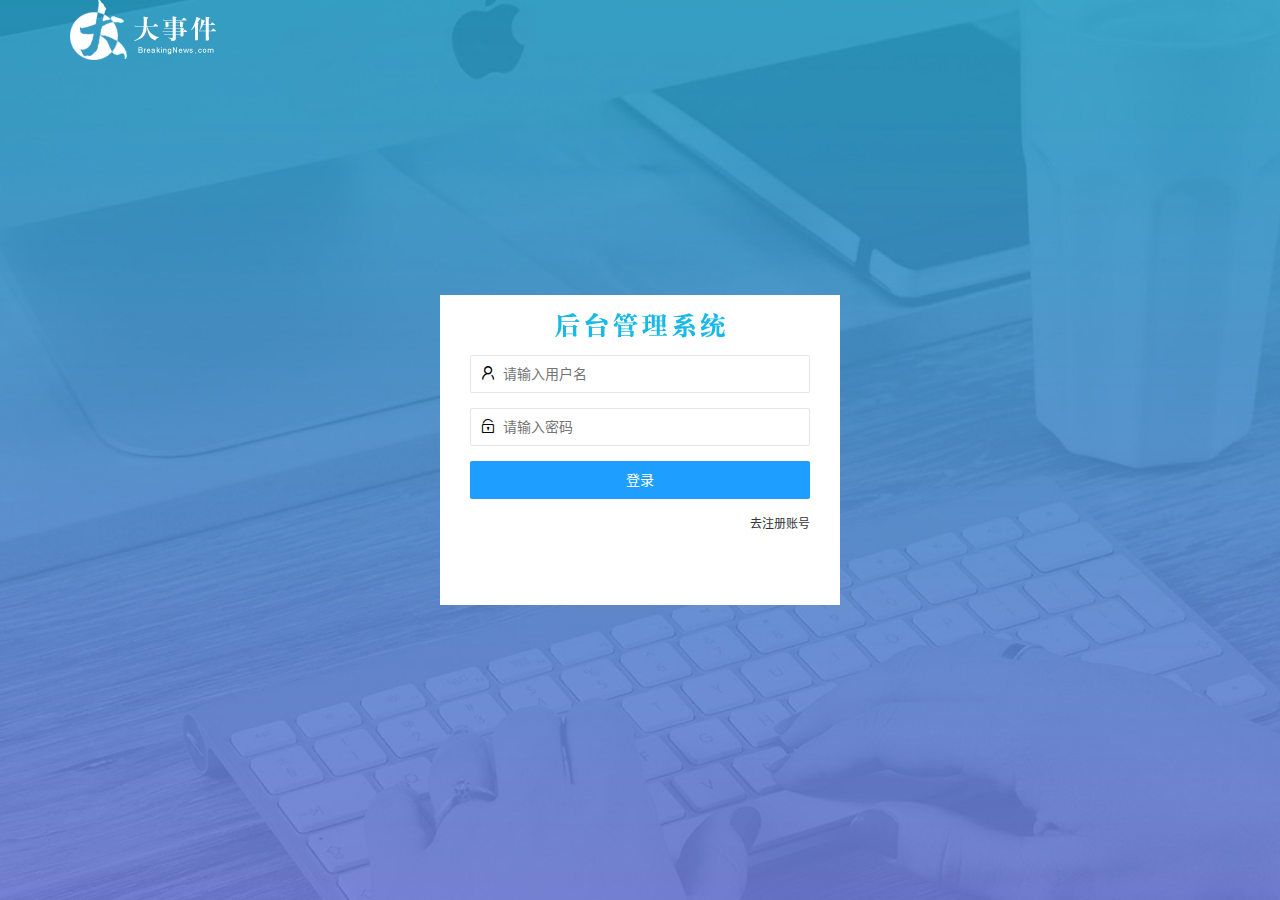
<file: login.html>
<!DOCTYPE html>
<html lang="zh-CN">

<head>
    <meta charset="UTF-8">
    <meta name="viewport" content="width=device-width, initial-scale=1.0">
    <meta http-equiv="X-UA-Compatible" content="ie=edge">
    <title>大事件登录——注册</title>
    <!-- 导入login的样式 -->
    <link rel="stylesheet" href="/assets/lib/layui/css/layui.css">
    <link rel="stylesheet" href="/assets/css/login.css">


</head>

<body>
    <!-- 头部的 Logo 区域 -->
    <div class="layui-main">
        <img src="/assets/images/logo.png" alt="" />
    </div>

    <!-- 登录注册区域 -->
    <div class="loginAndRegBox">
        <div class="title-box"></div>
        <!-- 登录的div -->
        <div class="login-box">
            <!-- 登录的表单 -->
            <form class="layui-form" id="form_login">
                <!-- 用户名 -->
                <div class="layui-form-item">
                    <i class="layui-icon layui-icon-username"></i>
                    <input type="text" name="username" required lay-verify="required" placeholder="请输入用户名" autocomplete="off"
                        class="layui-input" />
                </div>
                <!-- 密码 -->
                <div class="layui-form-item">
                    <i class="layui-icon layui-icon-password"></i>
                    <input type="password" name="password" required lay-verify="required" placeholder="请输入密码"
                        autocomplete="off" class="layui-input" />
                </div>
                <!-- 登录按钮 -->
                <div class="layui-form-item">
                    <!-- 注意：表单提交按钮和普通按钮的区别，就是 lay-submit 属性 -->
                    <button class="layui-btn layui-btn-fluid layui-btn-normal" lay-submit>登录</button>
                </div>
                <div class="layui-form-item links">
                    <a href="javascript:;" id="link_reg">去注册账号</a>
                </div>
            </form>
        </div>
        <!-- 注册的div -->
        <div class="reg-box">
            <!-- 注册的表单 -->
            <form id="form_reg" class="layui-form" action="">
                <!-- 用户名 -->
                <div class="layui-form-item">
                    <i class="layui-icon layui-icon-username"></i>
                    <input type="text" name="username" required lay-verify="required" placeholder="请输入用户名" autocomplete="off"
                        class="layui-input" />
                </div>
                <!-- 密码 -->
                <div class="layui-form-item">
                    <i class="layui-icon layui-icon-password"></i>
                    <input type="password" name="password" required lay-verify="required" placeholder="请输入密码"
                        autocomplete="off" class="layui-input" />
                </div>
                <!-- 密码确认框 -->
                <div class="layui-form-item">
                    <i class="layui-icon layui-icon-password"></i>
                    <input type="password" name="repassword" required lay-verify="required" placeholder="再次确认密码"
                        autocomplete="off" class="layui-input" />
                </div>
                <!-- 注册按钮 -->
                <div class="layui-form-item">
                    <!-- 注意：表单提交按钮和普通按钮的区别，就是 lay-submit 属性 -->
                    <button class="layui-btn layui-btn-fluid layui-btn-normal" lay-submit>注册</button>
                </div>
                <div class="layui-form-item links">
                    <a href="javascript:;" id="link_login">去登录</a>
                </div>
            </form>
        </div>
</body>
<script src="/assets/lib/layui/layui.all.js"></script>
<script src="/assets/lib/jquery.js"></script>
<script src="/assets/js/baseAPI.js"></script>
<script src="/assets/js/login.js"></script>


</html>
</file>
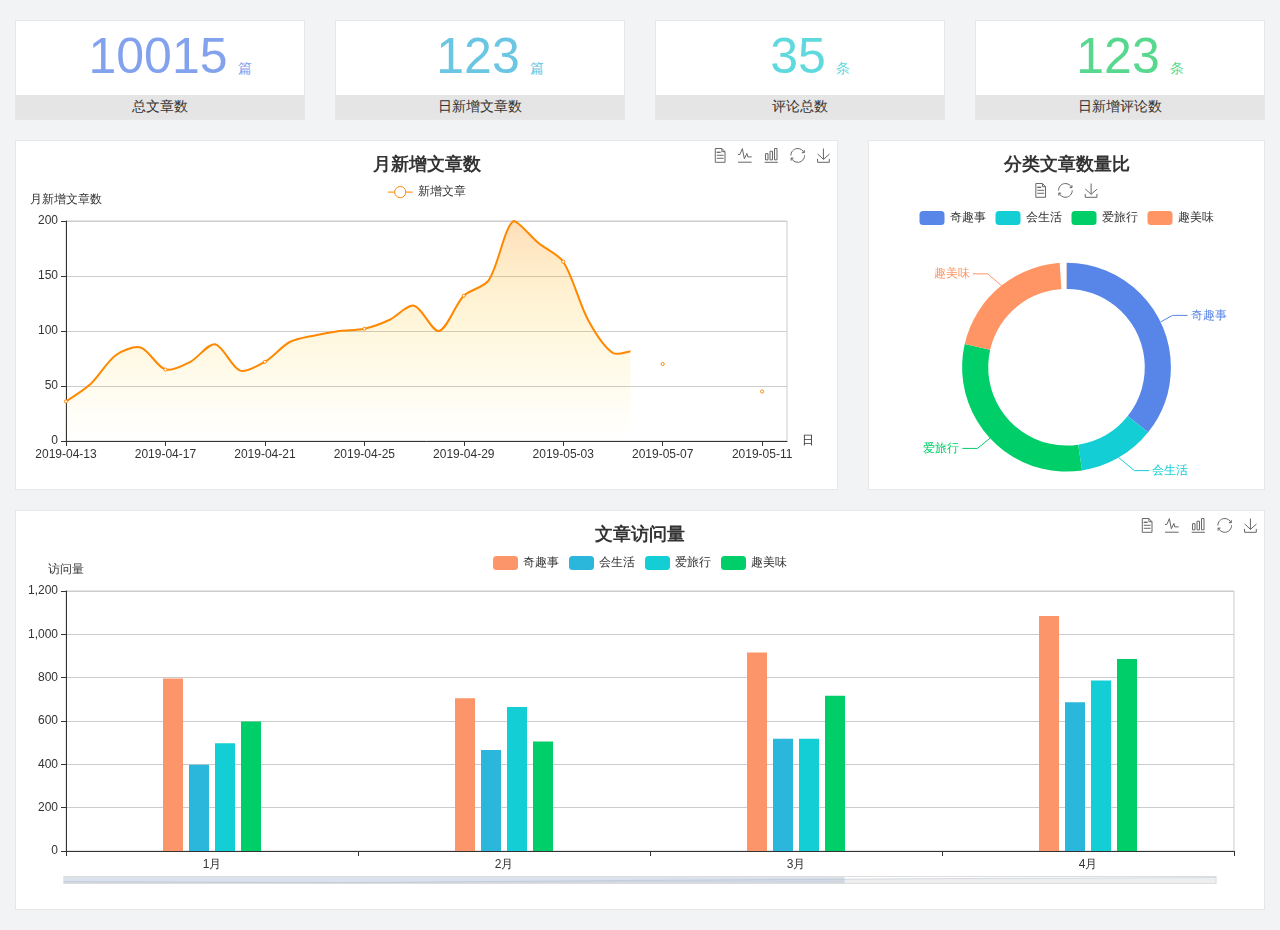
<file: home/dashboard.html>
<!DOCTYPE html>
<html lang="en">

<head>
  <meta charset="UTF-8">
  <meta name="viewport" content="width=device-width, initial-scale=1.0">
  <meta http-equiv="X-UA-Compatible" content="ie=edge">
  <title>图表统计</title>
  <link rel="stylesheet" href="../../assets/lib/bootstrap.css" />
  <link rel="stylesheet" href="../../assets/lib/main.css" />
  <script src="../../assets/lib/jquery.js"></script>
  <script type="text/javascript" src="../../assets/lib/echarts.min.js"></script>
</head>

<body>
  <div class="container-fluid">
    <div class="row spannel_list">
      <div class="col-sm-3 col-xs-6">
        <div class="spannel">
          <em>10015</em><span>篇</span>
          <b>总文章数</b>
        </div>
      </div>
      <div class="col-sm-3 col-xs-6">
        <div class="spannel scolor01">
          <em>123</em><span>篇</span>
          <b>日新增文章数</b>
        </div>
      </div>
      <div class="col-sm-3 col-xs-6">
        <div class="spannel scolor02">
          <em>35</em><span>条</span>
          <b>评论总数</b>
        </div>
      </div>
      <div class="col-sm-3 col-xs-6">
        <div class="spannel scolor03">
          <em>123</em><span>条</span>
          <b>日新增评论数</b>
        </div>
      </div>
    </div>
  </div>

  <div class="container-fluid">
    <div class="row curve-pie">
      <div class="col-lg-8 col-md-8">
        <div class="gragh_pannel" id="curve_show"></div>
      </div>
      <div class="col-lg-4 col-md-4">
        <div class="gragh_pannel" id="pie_show"></div>
      </div>
    </div>
  </div>

  <div class="container-fluid">
    <div class="column_pannel" id="column_show"></div>
  </div>

  <script>
    var oChart = echarts.init(document.getElementById('curve_show'));
    var aList_all = [
      { 'count': 36, 'date': '2019-04-13' },
      { 'count': 52, 'date': '2019-04-14' },
      { 'count': 78, 'date': '2019-04-15' },
      { 'count': 85, 'date': '2019-04-16' },
      { 'count': 65, 'date': '2019-04-17' },
      { 'count': 72, 'date': '2019-04-18' },
      { 'count': 88, 'date': '2019-04-19' },
      { 'count': 64, 'date': '2019-04-20' },
      { 'count': 72, 'date': '2019-04-21' },
      { 'count': 90, 'date': '2019-04-22' },
      { 'count': 96, 'date': '2019-04-23' },
      { 'count': 100, 'date': '2019-04-24' },
      { 'count': 102, 'date': '2019-04-25' },
      { 'count': 110, 'date': '2019-04-26' },
      { 'count': 123, 'date': '2019-04-27' },
      { 'count': 100, 'date': '2019-04-28' },
      { 'count': 132, 'date': '2019-04-29' },
      { 'count': 146, 'date': '2019-04-30' },
      { 'count': 200, 'date': '2019-05-01' },
      { 'count': 180, 'date': '2019-05-02' },
      { 'count': 163, 'date': '2019-05-03' },
      { 'count': 110, 'date': '2019-05-04' },
      { 'count': 80, 'date': '2019-05-05' },
      { 'count': 82, 'date': '2019-05-06' },
      { 'count': 70, 'date': '2019-05-07' },
      { 'count': 65, 'date': '2019-05-08' },
      { 'count': 54, 'date': '2019-05-09' },
      { 'count': 40, 'date': '2019-05-10' },
      { 'count': 45, 'date': '2019-05-11' },
      { 'count': 38, 'date': '2019-05-12' },
    ];

    let aCount = [];
    let aDate = [];

    for (var i = 0; i < aList_all.length; i++) {
      aCount.push(aList_all[i].count);
      aDate.push(aList_all[i].date);
    }

    var chartopt = {
      title: {
        text: '月新增文章数',
        left: 'center',
        top: '10'
      },
      tooltip: {
        trigger: 'axis'
      },
      legend: {
        data: ['新增文章'],
        top: '40'
      },
      toolbox: {
        show: true,
        feature: {
          mark: { show: true },
          dataView: { show: true, readOnly: false },
          magicType: { show: true, type: ['line', 'bar'] },
          restore: { show: true },
          saveAsImage: { show: true }
        }
      },
      calculable: true,
      xAxis: [
        {
          name: '日',
          type: 'category',
          boundaryGap: false,
          data: aDate
        }
      ],
      yAxis: [
        {
          name: '月新增文章数',
          type: 'value'
        }
      ],
      series: [
        {
          name: '新增文章',
          type: 'line',
          smooth: true,
          itemStyle: { normal: { areaStyle: { type: 'default' }, color: '#f80' }, lineStyle: { color: '#f80' } },
          data: aCount
        }],
      areaStyle: {
        normal: {
          color: new echarts.graphic.LinearGradient(0, 0, 0, 1, [{
            offset: 0,
            color: 'rgba(255,136,0,0.39)'
          }, {
            offset: .34,
            color: 'rgba(255,180,0,0.25)'
          }, {
            offset: 1,
            color: 'rgba(255,222,0,0.00)'
          }])

        }
      },
      grid: {
        show: true,
        x: 50,
        x2: 50,
        y: 80,
        height: 220
      }
    };

    oChart.setOption(chartopt);


    var oPie = echarts.init(document.getElementById('pie_show'));
    var oPieopt =
    {
      title: {
        top: 10,
        text: '分类文章数量比',
        x: 'center'
      },
      tooltip: {
        trigger: 'item',
        formatter: "{a} <br/>{b} : {c} ({d}%)"
      },
      color: ['#5885e8', '#13cfd5', '#00ce68', '#ff9565'],
      legend: {
        x: 'center',
        top: 65,
        data: ['奇趣事', '会生活', '爱旅行', '趣美味']
      },
      toolbox: {
        show: true,
        x: 'center',
        top: 35,
        feature: {
          mark: { show: true },
          dataView: { show: true, readOnly: false },
          magicType: {
            show: true,
            type: ['pie', 'funnel'],
            option: {
              funnel: {
                x: '25%',
                width: '50%',
                funnelAlign: 'left',
                max: 1548
              }
            }
          },
          restore: { show: true },
          saveAsImage: { show: true }
        }
      },
      calculable: true,
      series: [
        {
          name: '访问来源',
          type: 'pie',
          radius: ['45%', '60%'],
          center: ['50%', '65%'],
          data: [
            { value: 300, name: '奇趣事' },
            { value: 100, name: '会生活' },
            { value: 260, name: '爱旅行' },
            { value: 180, name: '趣美味' }
          ]
        }
      ]
    };
    oPie.setOption(oPieopt);



    var oColumn = this.echarts.init(document.getElementById('column_show'));
    var oColumnopt =
    {
      title: {
        text: '文章访问量',
        left: 'center',
        top: '10'
      },
      tooltip: {
        trigger: 'axis'
      },
      legend: {
        data: ['奇趣事', '会生活', '爱旅行', '趣美味'],
        top: '40'
      },
      toolbox: {
        show: true,
        feature: {
          mark: { show: true },
          dataView: { show: true, readOnly: false },
          magicType: { show: true, type: ['line', 'bar'] },
          restore: { show: true },
          saveAsImage: { show: true }
        }
      },
      calculable: true,
      xAxis: [
        {
          type: 'category',
          data: ['1月', '2月', '3月', '4月', '5月']
        }
      ],
      yAxis: [
        {
          name: '访问量',
          type: 'value'
        }
      ],
      series: [
        {
          name: '奇趣事',
          type: 'bar',
          barWidth: 20,
          itemStyle: {
            normal: { areaStyle: { type: 'default' }, color: '#fd956a' }
          },
          data: [800, 708, 920, 1090, 1200]
        },
        {
          name: '会生活',
          type: 'bar',
          barWidth: 20,
          itemStyle: {
            normal: { areaStyle: { type: 'default' }, color: '#2bb6db' }
          },
          data: [400, 468, 520, 690, 800]
        },
        {
          name: '爱旅行',
          type: 'bar',
          barWidth: 20,
          itemStyle: {
            normal: { areaStyle: { type: 'default' }, color: '#13cfd5' }
          },
          data: [500, 668, 520, 790, 900]
        },
        {
          name: '趣美味',
          type: 'bar',
          barWidth: 20,
          itemStyle: {
            normal: { areaStyle: { type: 'default' }, color: '#00ce68' }
          },
          data: [600, 508, 720, 890, 1000]
        }
      ],
      grid: {
        show: true,
        x: 50,
        x2: 30,
        y: 80,
        height: 260
      },
      dataZoom: [//给x轴设置滚动条
        {
          start: 0,//默认为0
          end: 100 - 1000 / 31,//默认为100
          type: 'slider',
          show: true,
          xAxisIndex: [0],
          handleSize: 0,//滑动条的 左右2个滑动条的大小
          height: 8,//组件高度
          left: 45, //左边的距离
          right: 50,//右边的距离
          bottom: 26,//右边的距离
          handleColor: '#ddd',//h滑动图标的颜色
          handleStyle: {
            borderColor: "#cacaca",
            borderWidth: "1",
            shadowBlur: 2,
            background: "#ddd",
            shadowColor: "#ddd",
          }
        }]
    };
    oColumn.setOption(oColumnopt);
  </script>
</body>

</html>
</file>
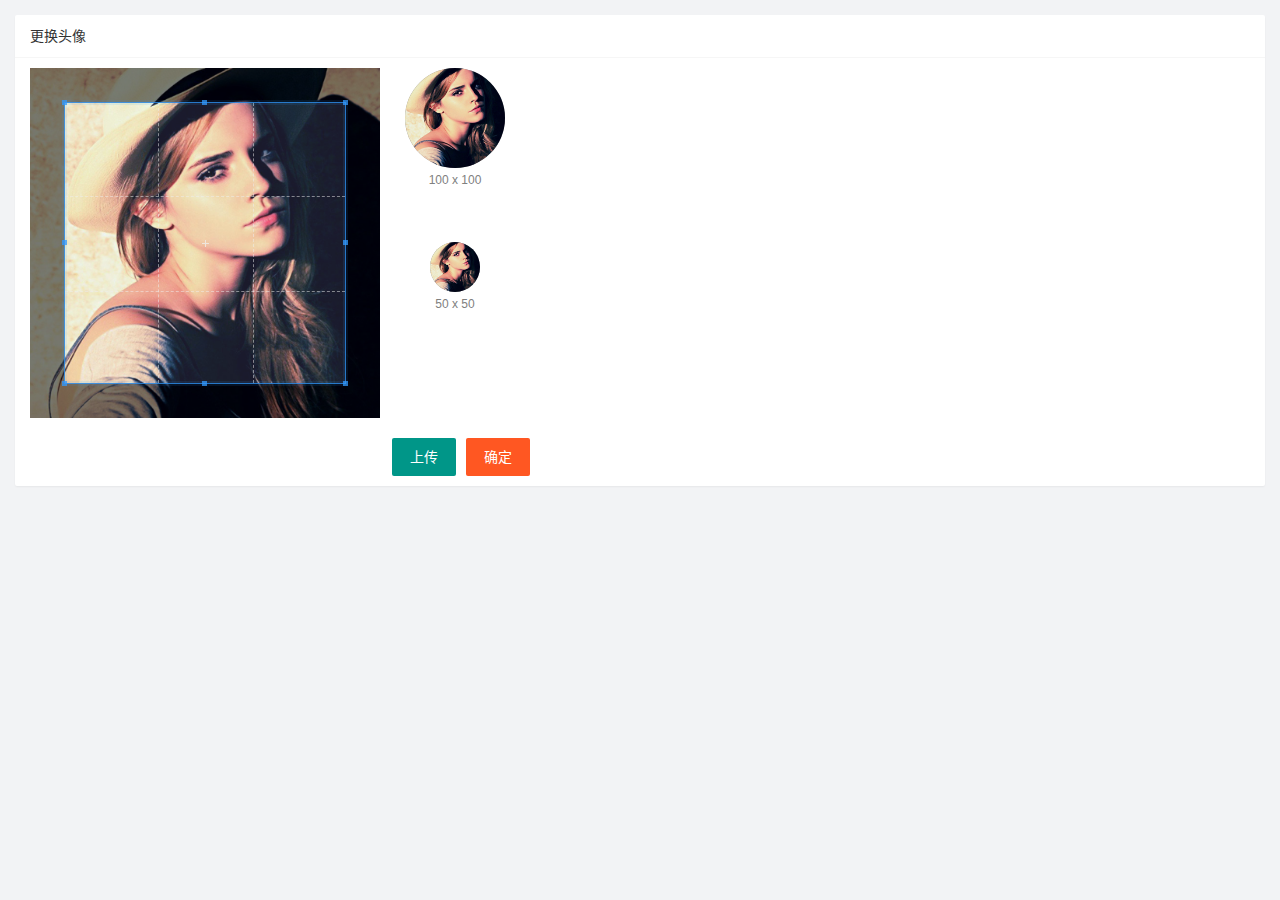
<file: user/user_avatar.html>
<!DOCTYPE html>
<html lang="zh-CN">

<head>
    <meta charset="UTF-8">
    <meta name="viewport" content="width=device-width, initial-scale=1.0">
    <meta http-equiv="X-UA-Compatible" content="ie=edge">
    <title>Document</title>
    <link rel="stylesheet" href="/assets/lib/cropper/cropper.css">
    <link rel="stylesheet" href="/assets/lib/layui/css/layui.css" />
    <link rel="stylesheet" href="/assets/css/user/user_avatar.css" />
</head>

<body>
    <!-- 卡片区域 -->
    <div class="layui-card">
        <div class="layui-card-header">更换头像</div>
        <div class="layui-card-body">
            <!-- 第一行的图片裁剪和预览区域 -->
            <div class="row1">
                <!-- 图片裁剪区域 -->
                <div class="cropper-box">
                    <!-- 这个 img 标签很重要，将来会把它初始化为裁剪区域 -->
                    <img id="image" src="/assets/images/sample.jpg" />
                </div>
                <!-- 图片的预览区域 -->
                <div class="preview-box">
                    <div>
                        <!-- 宽高为 100px 的预览区域 -->
                        <div class="img-preview w100"></div>
                        <p class="size">100 x 100</p>
                    </div>
                    <div>
                        <!-- 宽高为 50px 的预览区域 -->
                        <div class="img-preview w50"></div>
                        <p class="size">50 x 50</p>
                    </div>
                </div>
            </div <!-- 第二行的按钮区域 -->
            <div class="row2">
                <!-- file需要隐藏样式 -->
                <input type="file" id="file" accept="image/png,image/jpeg" />
                <button type="button" class="layui-btn" id="btnChooseImage">上传</button>
                <button type="button" class="layui-btn layui-btn-danger" id='btnUpload'>确定</button>
            </div>
        </div>
    </div>
</body>

<!-- 结合jquery一起使用 -->
<script src="/assets/lib/jquery.js"></script>
<script src="/assets/lib/cropper/Cropper.js"></script>
<!-- 起到桥接作用（连接作用） -->
<script src="/assets/lib/cropper/jquery-cropper.js"></script>
<script src="/assets/js/user/use_avatar.js"></script>

</html>
</file>
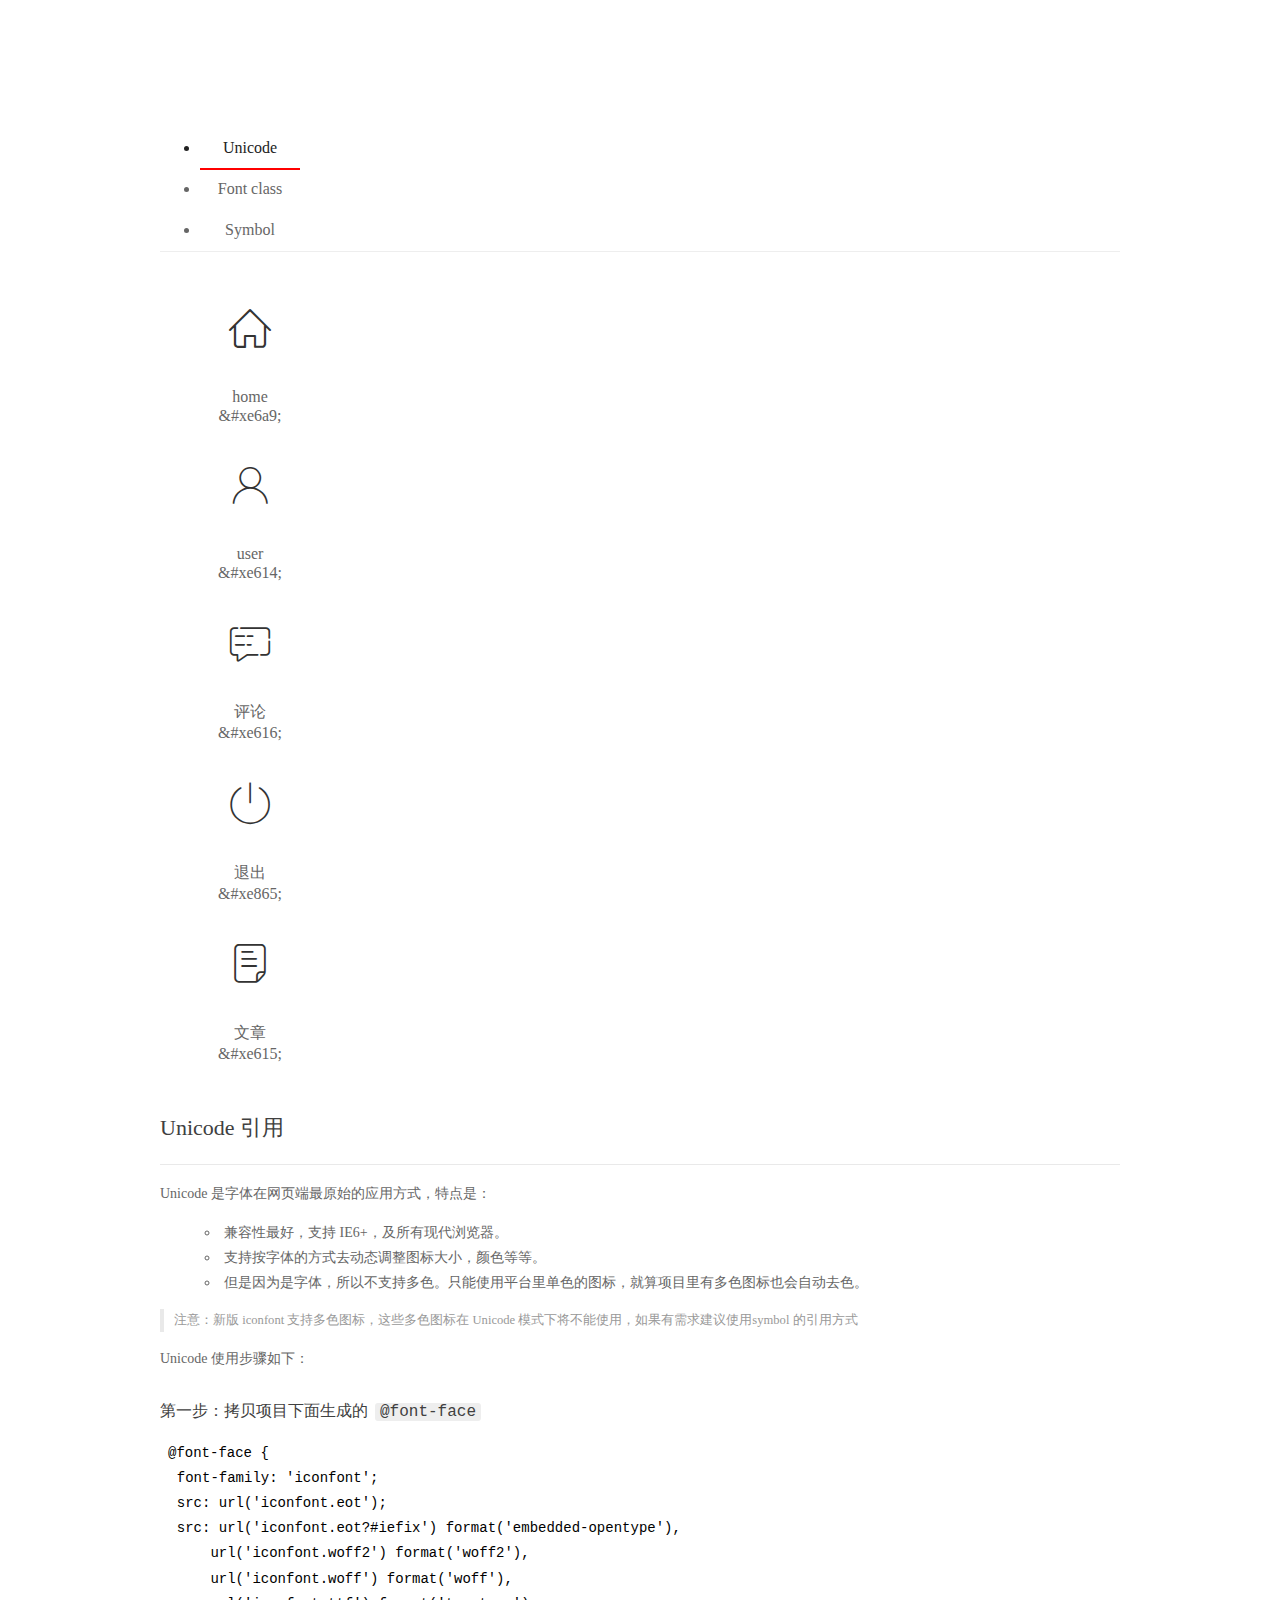
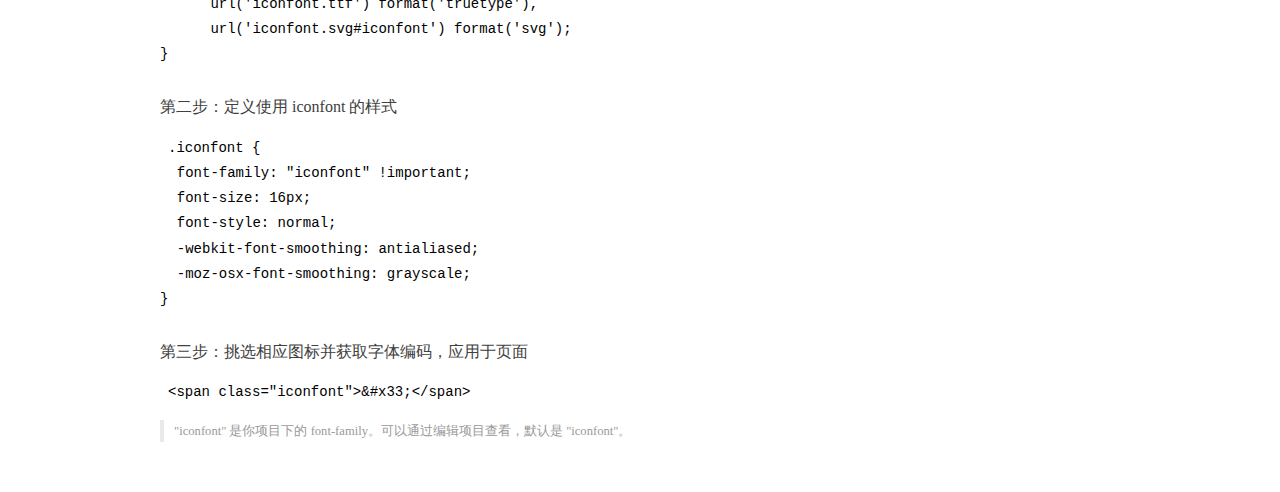
<file: assets/fonts/demo_index.html>
<!DOCTYPE html>
<html>
<head>
  <meta charset="utf-8"/>
  <title>IconFont Demo</title>
  <link rel="shortcut icon" href="https://gtms04.alicdn.com/tps/i4/TB1_oz6GVXXXXaFXpXXJDFnIXXX-64-64.ico" type="image/x-icon"/>
  <link rel="stylesheet" href="https://g.alicdn.com/thx/cube/1.3.2/cube.min.css">
  <link rel="stylesheet" href="demo.css">
  <link rel="stylesheet" href="iconfont.css">
  <script src="iconfont.js"></script>
  <!-- jQuery -->
  <script src="https://a1.alicdn.com/oss/uploads/2018/12/26/7bfddb60-08e8-11e9-9b04-53e73bb6408b.js"></script>
  <!-- 代码高亮 -->
  <script src="https://a1.alicdn.com/oss/uploads/2018/12/26/a3f714d0-08e6-11e9-8a15-ebf944d7534c.js"></script>
</head>
<body>
  <div class="main">
    <h1 class="logo"><a href="https://www.iconfont.cn/" title="iconfont 首页" target="_blank">&#xe86b;</a></h1>
    <div class="nav-tabs">
      <ul id="tabs" class="dib-box">
        <li class="dib active"><span>Unicode</span></li>
        <li class="dib"><span>Font class</span></li>
        <li class="dib"><span>Symbol</span></li>
      </ul>
      
    </div>
    <div class="tab-container">
      <div class="content unicode" style="display: block;">
          <ul class="icon_lists dib-box">
          
            <li class="dib">
              <span class="icon iconfont">&#xe6a9;</span>
                <div class="name">home</div>
                <div class="code-name">&amp;#xe6a9;</div>
              </li>
          
            <li class="dib">
              <span class="icon iconfont">&#xe614;</span>
                <div class="name">user</div>
                <div class="code-name">&amp;#xe614;</div>
              </li>
          
            <li class="dib">
              <span class="icon iconfont">&#xe616;</span>
                <div class="name">评论</div>
                <div class="code-name">&amp;#xe616;</div>
              </li>
          
            <li class="dib">
              <span class="icon iconfont">&#xe865;</span>
                <div class="name">退出</div>
                <div class="code-name">&amp;#xe865;</div>
              </li>
          
            <li class="dib">
              <span class="icon iconfont">&#xe615;</span>
                <div class="name">文章</div>
                <div class="code-name">&amp;#xe615;</div>
              </li>
          
          </ul>
          <div class="article markdown">
          <h2 id="unicode-">Unicode 引用</h2>
          <hr>

          <p>Unicode 是字体在网页端最原始的应用方式，特点是：</p>
          <ul>
            <li>兼容性最好，支持 IE6+，及所有现代浏览器。</li>
            <li>支持按字体的方式去动态调整图标大小，颜色等等。</li>
            <li>但是因为是字体，所以不支持多色。只能使用平台里单色的图标，就算项目里有多色图标也会自动去色。</li>
          </ul>
          <blockquote>
            <p>注意：新版 iconfont 支持多色图标，这些多色图标在 Unicode 模式下将不能使用，如果有需求建议使用symbol 的引用方式</p>
          </blockquote>
          <p>Unicode 使用步骤如下：</p>
          <h3 id="-font-face">第一步：拷贝项目下面生成的 <code>@font-face</code></h3>
<pre><code class="language-css"
>@font-face {
  font-family: 'iconfont';
  src: url('iconfont.eot');
  src: url('iconfont.eot?#iefix') format('embedded-opentype'),
      url('iconfont.woff2') format('woff2'),
      url('iconfont.woff') format('woff'),
      url('iconfont.ttf') format('truetype'),
      url('iconfont.svg#iconfont') format('svg');
}
</code></pre>
          <h3 id="-iconfont-">第二步：定义使用 iconfont 的样式</h3>
<pre><code class="language-css"
>.iconfont {
  font-family: "iconfont" !important;
  font-size: 16px;
  font-style: normal;
  -webkit-font-smoothing: antialiased;
  -moz-osx-font-smoothing: grayscale;
}
</code></pre>
          <h3 id="-">第三步：挑选相应图标并获取字体编码，应用于页面</h3>
<pre>
<code class="language-html"
>&lt;span class="iconfont"&gt;&amp;#x33;&lt;/span&gt;
</code></pre>
          <blockquote>
            <p>"iconfont" 是你项目下的 font-family。可以通过编辑项目查看，默认是 "iconfont"。</p>
          </blockquote>
          </div>
      </div>
      <div class="content font-class">
        <ul class="icon_lists dib-box">
          
          <li class="dib">
            <span class="icon iconfont icon-home"></span>
            <div class="name">
              home
            </div>
            <div class="code-name">.icon-home
            </div>
          </li>
          
          <li class="dib">
            <span class="icon iconfont icon-user"></span>
            <div class="name">
              user
            </div>
            <div class="code-name">.icon-user
            </div>
          </li>
          
          <li class="dib">
            <span class="icon iconfont icon-pinglun"></span>
            <div class="name">
              评论
            </div>
            <div class="code-name">.icon-pinglun
            </div>
          </li>
          
          <li class="dib">
            <span class="icon iconfont icon-tuichu"></span>
            <div class="name">
              退出
            </div>
            <div class="code-name">.icon-tuichu
            </div>
          </li>
          
          <li class="dib">
            <span class="icon iconfont icon-16"></span>
            <div class="name">
              文章
            </div>
            <div class="code-name">.icon-16
            </div>
          </li>
          
        </ul>
        <div class="article markdown">
        <h2 id="font-class-">font-class 引用</h2>
        <hr>

        <p>font-class 是 Unicode 使用方式的一种变种，主要是解决 Unicode 书写不直观，语意不明确的问题。</p>
        <p>与 Unicode 使用方式相比，具有如下特点：</p>
        <ul>
          <li>兼容性良好，支持 IE8+，及所有现代浏览器。</li>
          <li>相比于 Unicode 语意明确，书写更直观。可以很容易分辨这个 icon 是什么。</li>
          <li>因为使用 class 来定义图标，所以当要替换图标时，只需要修改 class 里面的 Unicode 引用。</li>
          <li>不过因为本质上还是使用的字体，所以多色图标还是不支持的。</li>
        </ul>
        <p>使用步骤如下：</p>
        <h3 id="-fontclass-">第一步：引入项目下面生成的 fontclass 代码：</h3>
<pre><code class="language-html">&lt;link rel="stylesheet" href="./iconfont.css"&gt;
</code></pre>
        <h3 id="-">第二步：挑选相应图标并获取类名，应用于页面：</h3>
<pre><code class="language-html">&lt;span class="iconfont icon-xxx"&gt;&lt;/span&gt;
</code></pre>
        <blockquote>
          <p>"
            iconfont" 是你项目下的 font-family。可以通过编辑项目查看，默认是 "iconfont"。</p>
        </blockquote>
      </div>
      </div>
      <div class="content symbol">
          <ul class="icon_lists dib-box">
          
            <li class="dib">
                <svg class="icon svg-icon" aria-hidden="true">
                  <use xlink:href="#icon-home"></use>
                </svg>
                <div class="name">home</div>
                <div class="code-name">#icon-home</div>
            </li>
          
            <li class="dib">
                <svg class="icon svg-icon" aria-hidden="true">
                  <use xlink:href="#icon-user"></use>
                </svg>
                <div class="name">user</div>
                <div class="code-name">#icon-user</div>
            </li>
          
            <li class="dib">
                <svg class="icon svg-icon" aria-hidden="true">
                  <use xlink:href="#icon-pinglun"></use>
                </svg>
                <div class="name">评论</div>
                <div class="code-name">#icon-pinglun</div>
            </li>
          
            <li class="dib">
                <svg class="icon svg-icon" aria-hidden="true">
                  <use xlink:href="#icon-tuichu"></use>
                </svg>
                <div class="name">退出</div>
                <div class="code-name">#icon-tuichu</div>
            </li>
          
            <li class="dib">
                <svg class="icon svg-icon" aria-hidden="true">
                  <use xlink:href="#icon-16"></use>
                </svg>
                <div class="name">文章</div>
                <div class="code-name">#icon-16</div>
            </li>
          
          </ul>
          <div class="article markdown">
          <h2 id="symbol-">Symbol 引用</h2>
          <hr>

          <p>这是一种全新的使用方式，应该说这才是未来的主流，也是平台目前推荐的用法。相关介绍可以参考这篇<a href="">文章</a>
            这种用法其实是做了一个 SVG 的集合，与另外两种相比具有如下特点：</p>
          <ul>
            <li>支持多色图标了，不再受单色限制。</li>
            <li>通过一些技巧，支持像字体那样，通过 <code>font-size</code>, <code>color</code> 来调整样式。</li>
            <li>兼容性较差，支持 IE9+，及现代浏览器。</li>
            <li>浏览器渲染 SVG 的性能一般，还不如 png。</li>
          </ul>
          <p>使用步骤如下：</p>
          <h3 id="-symbol-">第一步：引入项目下面生成的 symbol 代码：</h3>
<pre><code class="language-html">&lt;script src="./iconfont.js"&gt;&lt;/script&gt;
</code></pre>
          <h3 id="-css-">第二步：加入通用 CSS 代码（引入一次就行）：</h3>
<pre><code class="language-html">&lt;style&gt;
.icon {
  width: 1em;
  height: 1em;
  vertical-align: -0.15em;
  fill: currentColor;
  overflow: hidden;
}
&lt;/style&gt;
</code></pre>
          <h3 id="-">第三步：挑选相应图标并获取类名，应用于页面：</h3>
<pre><code class="language-html">&lt;svg class="icon" aria-hidden="true"&gt;
  &lt;use xlink:href="#icon-xxx"&gt;&lt;/use&gt;
&lt;/svg&gt;
</code></pre>
          </div>
      </div>

    </div>
  </div>
  <script>
  $(document).ready(function () {
      $('.tab-container .content:first').show()

      $('#tabs li').click(function (e) {
        var tabContent = $('.tab-container .content')
        var index = $(this).index()

        if ($(this).hasClass('active')) {
          return
        } else {
          $('#tabs li').removeClass('active')
          $(this).addClass('active')

          tabContent.hide().eq(index).fadeIn()
        }
      })
    })
  </script>
</body>
</html>
</file>
<file: assets/lib/layui/css/layui.css>
/** layui-v2.5.5 MIT License By https://www.layui.com */
 .layui-inline,img{display:inline-block;vertical-align:middle}h1,h2,h3,h4,h5,h6{font-weight:400}.layui-edge,.layui-header,.layui-inline,.layui-main{position:relative}.layui-body,.layui-edge,.layui-elip{overflow:hidden}.layui-btn,.layui-edge,.layui-inline,img{vertical-align:middle}.layui-btn,.layui-disabled,.layui-icon,.layui-unselect{-moz-user-select:none;-webkit-user-select:none;-ms-user-select:none}.layui-elip,.layui-form-checkbox span,.layui-form-pane .layui-form-label{text-overflow:ellipsis;white-space:nowrap}.layui-breadcrumb,.layui-tree-btnGroup{visibility:hidden}blockquote,body,button,dd,div,dl,dt,form,h1,h2,h3,h4,h5,h6,input,li,ol,p,pre,td,textarea,th,ul{margin:0;padding:0;-webkit-tap-highlight-color:rgba(0,0,0,0)}a:active,a:hover{outline:0}img{border:none}li{list-style:none}table{border-collapse:collapse;border-spacing:0}h4,h5,h6{font-size:100%}button,input,optgroup,option,select,textarea{font-family:inherit;font-size:inherit;font-style:inherit;font-weight:inherit;outline:0}pre{white-space:pre-wrap;white-space:-moz-pre-wrap;white-space:-pre-wrap;white-space:-o-pre-wrap;word-wrap:break-word}body{line-height:24px;font:14px Helvetica Neue,Helvetica,PingFang SC,Tahoma,Arial,sans-serif}hr{height:1px;margin:10px 0;border:0;clear:both}a{color:#333;text-decoration:none}a:hover{color:#777}a cite{font-style:normal;*cursor:pointer}.layui-border-box,.layui-border-box *{box-sizing:border-box}.layui-box,.layui-box *{box-sizing:content-box}.layui-clear{clear:both;*zoom:1}.layui-clear:after{content:'\20';clear:both;*zoom:1;display:block;height:0}.layui-inline{*display:inline;*zoom:1}.layui-edge{display:inline-block;width:0;height:0;border-width:6px;border-style:dashed;border-color:transparent}.layui-edge-top{top:-4px;border-bottom-color:#999;border-bottom-style:solid}.layui-edge-right{border-left-color:#999;border-left-style:solid}.layui-edge-bottom{top:2px;border-top-color:#999;border-top-style:solid}.layui-edge-left{border-right-color:#999;border-right-style:solid}.layui-disabled,.layui-disabled:hover{color:#d2d2d2!important;cursor:not-allowed!important}.layui-circle{border-radius:100%}.layui-show{display:block!important}.layui-hide{display:none!important}@font-face{font-family:layui-icon;src:url(../font/iconfont.eot?v=250);src:url(../font/iconfont.eot?v=250#iefix) format('embedded-opentype'),url(../font/iconfont.woff2?v=250) format('woff2'),url(../font/iconfont.woff?v=250) format('woff'),url(../font/iconfont.ttf?v=250) format('truetype'),url(../font/iconfont.svg?v=250#layui-icon) format('svg')}.layui-icon{font-family:layui-icon!important;font-size:16px;font-style:normal;-webkit-font-smoothing:antialiased;-moz-osx-font-smoothing:grayscale}.layui-icon-reply-fill:before{content:"\e611"}.layui-icon-set-fill:before{content:"\e614"}.layui-icon-menu-fill:before{content:"\e60f"}.layui-icon-search:before{content:"\e615"}.layui-icon-share:before{content:"\e641"}.layui-icon-set-sm:before{content:"\e620"}.layui-icon-engine:before{content:"\e628"}.layui-icon-close:before{content:"\1006"}.layui-icon-close-fill:before{content:"\1007"}.layui-icon-chart-screen:before{content:"\e629"}.layui-icon-star:before{content:"\e600"}.layui-icon-circle-dot:before{content:"\e617"}.layui-icon-chat:before{content:"\e606"}.layui-icon-release:before{content:"\e609"}.layui-icon-list:before{content:"\e60a"}.layui-icon-chart:before{content:"\e62c"}.layui-icon-ok-circle:before{content:"\1005"}.layui-icon-layim-theme:before{content:"\e61b"}.layui-icon-table:before{content:"\e62d"}.layui-icon-right:before{content:"\e602"}.layui-icon-left:before{content:"\e603"}.layui-icon-cart-simple:before{content:"\e698"}.layui-icon-face-cry:before{content:"\e69c"}.layui-icon-face-smile:before{content:"\e6af"}.layui-icon-survey:before{content:"\e6b2"}.layui-icon-tree:before{content:"\e62e"}.layui-icon-upload-circle:before{content:"\e62f"}.layui-icon-add-circle:before{content:"\e61f"}.layui-icon-download-circle:before{content:"\e601"}.layui-icon-templeate-1:before{content:"\e630"}.layui-icon-util:before{content:"\e631"}.layui-icon-face-surprised:before{content:"\e664"}.layui-icon-edit:before{content:"\e642"}.layui-icon-speaker:before{content:"\e645"}.layui-icon-down:before{content:"\e61a"}.layui-icon-file:before{content:"\e621"}.layui-icon-layouts:before{content:"\e632"}.layui-icon-rate-half:before{content:"\e6c9"}.layui-icon-add-circle-fine:before{content:"\e608"}.layui-icon-prev-circle:before{content:"\e633"}.layui-icon-read:before{content:"\e705"}.layui-icon-404:before{content:"\e61c"}.layui-icon-carousel:before{content:"\e634"}.layui-icon-help:before{content:"\e607"}.layui-icon-code-circle:before{content:"\e635"}.layui-icon-water:before{content:"\e636"}.layui-icon-username:before{content:"\e66f"}.layui-icon-find-fill:before{content:"\e670"}.layui-icon-about:before{content:"\e60b"}.layui-icon-location:before{content:"\e715"}.layui-icon-up:before{content:"\e619"}.layui-icon-pause:before{content:"\e651"}.layui-icon-date:before{content:"\e637"}.layui-icon-layim-uploadfile:before{content:"\e61d"}.layui-icon-delete:before{content:"\e640"}.layui-icon-play:before{content:"\e652"}.layui-icon-top:before{content:"\e604"}.layui-icon-friends:before{content:"\e612"}.layui-icon-refresh-3:before{content:"\e9aa"}.layui-icon-ok:before{content:"\e605"}.layui-icon-layer:before{content:"\e638"}.layui-icon-face-smile-fine:before{content:"\e60c"}.layui-icon-dollar:before{content:"\e659"}.layui-icon-group:before{content:"\e613"}.layui-icon-layim-download:before{content:"\e61e"}.layui-icon-picture-fine:before{content:"\e60d"}.layui-icon-link:before{content:"\e64c"}.layui-icon-diamond:before{content:"\e735"}.layui-icon-log:before{content:"\e60e"}.layui-icon-rate-solid:before{content:"\e67a"}.layui-icon-fonts-del:before{content:"\e64f"}.layui-icon-unlink:before{content:"\e64d"}.layui-icon-fonts-clear:before{content:"\e639"}.layui-icon-triangle-r:before{content:"\e623"}.layui-icon-circle:before{content:"\e63f"}.layui-icon-radio:before{content:"\e643"}.layui-icon-align-center:before{content:"\e647"}.layui-icon-align-right:before{content:"\e648"}.layui-icon-align-left:before{content:"\e649"}.layui-icon-loading-1:before{content:"\e63e"}.layui-icon-return:before{content:"\e65c"}.layui-icon-fonts-strong:before{content:"\e62b"}.layui-icon-upload:before{content:"\e67c"}.layui-icon-dialogue:before{content:"\e63a"}.layui-icon-video:before{content:"\e6ed"}.layui-icon-headset:before{content:"\e6fc"}.layui-icon-cellphone-fine:before{content:"\e63b"}.layui-icon-add-1:before{content:"\e654"}.layui-icon-face-smile-b:before{content:"\e650"}.layui-icon-fonts-html:before{content:"\e64b"}.layui-icon-form:before{content:"\e63c"}.layui-icon-cart:before{content:"\e657"}.layui-icon-camera-fill:before{content:"\e65d"}.layui-icon-tabs:before{content:"\e62a"}.layui-icon-fonts-code:before{content:"\e64e"}.layui-icon-fire:before{content:"\e756"}.layui-icon-set:before{content:"\e716"}.layui-icon-fonts-u:before{content:"\e646"}.layui-icon-triangle-d:before{content:"\e625"}.layui-icon-tips:before{content:"\e702"}.layui-icon-picture:before{content:"\e64a"}.layui-icon-more-vertical:before{content:"\e671"}.layui-icon-flag:before{content:"\e66c"}.layui-icon-loading:before{content:"\e63d"}.layui-icon-fonts-i:before{content:"\e644"}.layui-icon-refresh-1:before{content:"\e666"}.layui-icon-rmb:before{content:"\e65e"}.layui-icon-home:before{content:"\e68e"}.layui-icon-user:before{content:"\e770"}.layui-icon-notice:before{content:"\e667"}.layui-icon-login-weibo:before{content:"\e675"}.layui-icon-voice:before{content:"\e688"}.layui-icon-upload-drag:before{content:"\e681"}.layui-icon-login-qq:before{content:"\e676"}.layui-icon-snowflake:before{content:"\e6b1"}.layui-icon-file-b:before{content:"\e655"}.layui-icon-template:before{content:"\e663"}.layui-icon-auz:before{content:"\e672"}.layui-icon-console:before{content:"\e665"}.layui-icon-app:before{content:"\e653"}.layui-icon-prev:before{content:"\e65a"}.layui-icon-website:before{content:"\e7ae"}.layui-icon-next:before{content:"\e65b"}.layui-icon-component:before{content:"\e857"}.layui-icon-more:before{content:"\e65f"}.layui-icon-login-wechat:before{content:"\e677"}.layui-icon-shrink-right:before{content:"\e668"}.layui-icon-spread-left:before{content:"\e66b"}.layui-icon-camera:before{content:"\e660"}.layui-icon-note:before{content:"\e66e"}.layui-icon-refresh:before{content:"\e669"}.layui-icon-female:before{content:"\e661"}.layui-icon-male:before{content:"\e662"}.layui-icon-password:before{content:"\e673"}.layui-icon-senior:before{content:"\e674"}.layui-icon-theme:before{content:"\e66a"}.layui-icon-tread:before{content:"\e6c5"}.layui-icon-praise:before{content:"\e6c6"}.layui-icon-star-fill:before{content:"\e658"}.layui-icon-rate:before{content:"\e67b"}.layui-icon-template-1:before{content:"\e656"}.layui-icon-vercode:before{content:"\e679"}.layui-icon-cellphone:before{content:"\e678"}.layui-icon-screen-full:before{content:"\e622"}.layui-icon-screen-restore:before{content:"\e758"}.layui-icon-cols:before{content:"\e610"}.layui-icon-export:before{content:"\e67d"}.layui-icon-print:before{content:"\e66d"}.layui-icon-slider:before{content:"\e714"}.layui-icon-addition:before{content:"\e624"}.layui-icon-subtraction:before{content:"\e67e"}.layui-icon-service:before{content:"\e626"}.layui-icon-transfer:before{content:"\e691"}.layui-main{width:1140px;margin:0 auto}.layui-header{z-index:1000;height:60px}.layui-header a:hover{transition:all .5s;-webkit-transition:all .5s}.layui-side{position:fixed;left:0;top:0;bottom:0;z-index:999;width:200px;overflow-x:hidden}.layui-side-scroll{position:relative;width:220px;height:100%;overflow-x:hidden}.layui-body{position:absolute;left:200px;right:0;top:0;bottom:0;z-index:998;width:auto;overflow-y:auto;box-sizing:border-box}.layui-layout-body{overflow:hidden}.layui-layout-admin .layui-header{background-color:#23262E}.layui-layout-admin .layui-side{top:60px;width:200px;overflow-x:hidden}.layui-layout-admin .layui-body{position:fixed;top:60px;bottom:44px}.layui-layout-admin .layui-main{width:auto;margin:0 15px}.layui-layout-admin .layui-footer{position:fixed;left:200px;right:0;bottom:0;height:44px;line-height:44px;padding:0 15px;background-color:#eee}.layui-layout-admin .layui-logo{position:absolute;left:0;top:0;width:200px;height:100%;line-height:60px;text-align:center;color:#009688;font-size:16px}.layui-layout-admin .layui-header .layui-nav{background:0 0}.layui-layout-left{position:absolute!important;left:200px;top:0}.layui-layout-right{position:absolute!important;right:0;top:0}.layui-container{position:relative;margin:0 auto;padding:0 15px;box-sizing:border-box}.layui-fluid{position:relative;margin:0 auto;padding:0 15px}.layui-row:after,.layui-row:before{content:'';display:block;clear:both}.layui-col-lg1,.layui-col-lg10,.layui-col-lg11,.layui-col-lg12,.layui-col-lg2,.layui-col-lg3,.layui-col-lg4,.layui-col-lg5,.layui-col-lg6,.layui-col-lg7,.layui-col-lg8,.layui-col-lg9,.layui-col-md1,.layui-col-md10,.layui-col-md11,.layui-col-md12,.layui-col-md2,.layui-col-md3,.layui-col-md4,.layui-col-md5,.layui-col-md6,.layui-col-md7,.layui-col-md8,.layui-col-md9,.layui-col-sm1,.layui-col-sm10,.layui-col-sm11,.layui-col-sm12,.layui-col-sm2,.layui-col-sm3,.layui-col-sm4,.layui-col-sm5,.layui-col-sm6,.layui-col-sm7,.layui-col-sm8,.layui-col-sm9,.layui-col-xs1,.layui-col-xs10,.layui-col-xs11,.layui-col-xs12,.layui-col-xs2,.layui-col-xs3,.layui-col-xs4,.layui-col-xs5,.layui-col-xs6,.layui-col-xs7,.layui-col-xs8,.layui-col-xs9{position:relative;display:block;box-sizing:border-box}.layui-col-xs1,.layui-col-xs10,.layui-col-xs11,.layui-col-xs12,.layui-col-xs2,.layui-col-xs3,.layui-col-xs4,.layui-col-xs5,.layui-col-xs6,.layui-col-xs7,.layui-col-xs8,.layui-col-xs9{float:left}.layui-col-xs1{width:8.33333333%}.layui-col-xs2{width:16.66666667%}.layui-col-xs3{width:25%}.layui-col-xs4{width:33.33333333%}.layui-col-xs5{width:41.66666667%}.layui-col-xs6{width:50%}.layui-col-xs7{width:58.33333333%}.layui-col-xs8{width:66.66666667%}.layui-col-xs9{width:75%}.layui-col-xs10{width:83.33333333%}.layui-col-xs11{width:91.66666667%}.layui-col-xs12{width:100%}.layui-col-xs-offset1{margin-left:8.33333333%}.layui-col-xs-offset2{margin-left:16.66666667%}.layui-col-xs-offset3{margin-left:25%}.layui-col-xs-offset4{margin-left:33.33333333%}.layui-col-xs-offset5{margin-left:41.66666667%}.layui-col-xs-offset6{margin-left:50%}.layui-col-xs-offset7{margin-left:58.33333333%}.layui-col-xs-offset8{margin-left:66.66666667%}.layui-col-xs-offset9{margin-left:75%}.layui-col-xs-offset10{margin-left:83.33333333%}.layui-col-xs-offset11{margin-left:91.66666667%}.layui-col-xs-offset12{margin-left:100%}@media screen and (max-width:768px){.layui-hide-xs{display:none!important}.layui-show-xs-block{display:block!important}.layui-show-xs-inline{display:inline!important}.layui-show-xs-inline-block{display:inline-block!important}}@media screen and (min-width:768px){.layui-container{width:750px}.layui-hide-sm{display:none!important}.layui-show-sm-block{display:block!important}.layui-show-sm-inline{display:inline!important}.layui-show-sm-inline-block{display:inline-block!important}.layui-col-sm1,.layui-col-sm10,.layui-col-sm11,.layui-col-sm12,.layui-col-sm2,.layui-col-sm3,.layui-col-sm4,.layui-col-sm5,.layui-col-sm6,.layui-col-sm7,.layui-col-sm8,.layui-col-sm9{float:left}.layui-col-sm1{width:8.33333333%}.layui-col-sm2{width:16.66666667%}.layui-col-sm3{width:25%}.layui-col-sm4{width:33.33333333%}.layui-col-sm5{width:41.66666667%}.layui-col-sm6{width:50%}.layui-col-sm7{width:58.33333333%}.layui-col-sm8{width:66.66666667%}.layui-col-sm9{width:75%}.layui-col-sm10{width:83.33333333%}.layui-col-sm11{width:91.66666667%}.layui-col-sm12{width:100%}.layui-col-sm-offset1{margin-left:8.33333333%}.layui-col-sm-offset2{margin-left:16.66666667%}.layui-col-sm-offset3{margin-left:25%}.layui-col-sm-offset4{margin-left:33.33333333%}.layui-col-sm-offset5{margin-left:41.66666667%}.layui-col-sm-offset6{margin-left:50%}.layui-col-sm-offset7{margin-left:58.33333333%}.layui-col-sm-offset8{margin-left:66.66666667%}.layui-col-sm-offset9{margin-left:75%}.layui-col-sm-offset10{margin-left:83.33333333%}.layui-col-sm-offset11{margin-left:91.66666667%}.layui-col-sm-offset12{margin-left:100%}}@media screen and (min-width:992px){.layui-container{width:970px}.layui-hide-md{display:none!important}.layui-show-md-block{display:block!important}.layui-show-md-inline{display:inline!important}.layui-show-md-inline-block{display:inline-block!important}.layui-col-md1,.layui-col-md10,.layui-col-md11,.layui-col-md12,.layui-col-md2,.layui-col-md3,.layui-col-md4,.layui-col-md5,.layui-col-md6,.layui-col-md7,.layui-col-md8,.layui-col-md9{float:left}.layui-col-md1{width:8.33333333%}.layui-col-md2{width:16.66666667%}.layui-col-md3{width:25%}.layui-col-md4{width:33.33333333%}.layui-col-md5{width:41.66666667%}.layui-col-md6{width:50%}.layui-col-md7{width:58.33333333%}.layui-col-md8{width:66.66666667%}.layui-col-md9{width:75%}.layui-col-md10{width:83.33333333%}.layui-col-md11{width:91.66666667%}.layui-col-md12{width:100%}.layui-col-md-offset1{margin-left:8.33333333%}.layui-col-md-offset2{margin-left:16.66666667%}.layui-col-md-offset3{margin-left:25%}.layui-col-md-offset4{margin-left:33.33333333%}.layui-col-md-offset5{margin-left:41.66666667%}.layui-col-md-offset6{margin-left:50%}.layui-col-md-offset7{margin-left:58.33333333%}.layui-col-md-offset8{margin-left:66.66666667%}.layui-col-md-offset9{margin-left:75%}.layui-col-md-offset10{margin-left:83.33333333%}.layui-col-md-offset11{margin-left:91.66666667%}.layui-col-md-offset12{margin-left:100%}}@media screen and (min-width:1200px){.layui-container{width:1170px}.layui-hide-lg{display:none!important}.layui-show-lg-block{display:block!important}.layui-show-lg-inline{display:inline!important}.layui-show-lg-inline-block{display:inline-block!important}.layui-col-lg1,.layui-col-lg10,.layui-col-lg11,.layui-col-lg12,.layui-col-lg2,.layui-col-lg3,.layui-col-lg4,.layui-col-lg5,.layui-col-lg6,.layui-col-lg7,.layui-col-lg8,.layui-col-lg9{float:left}.layui-col-lg1{width:8.33333333%}.layui-col-lg2{width:16.66666667%}.layui-col-lg3{width:25%}.layui-col-lg4{width:33.33333333%}.layui-col-lg5{width:41.66666667%}.layui-col-lg6{width:50%}.layui-col-lg7{width:58.33333333%}.layui-col-lg8{width:66.66666667%}.layui-col-lg9{width:75%}.layui-col-lg10{width:83.33333333%}.layui-col-lg11{width:91.66666667%}.layui-col-lg12{width:100%}.layui-col-lg-offset1{margin-left:8.33333333%}.layui-col-lg-offset2{margin-left:16.66666667%}.layui-col-lg-offset3{margin-left:25%}.layui-col-lg-offset4{margin-left:33.33333333%}.layui-col-lg-offset5{margin-left:41.66666667%}.layui-col-lg-offset6{margin-left:50%}.layui-col-lg-offset7{margin-left:58.33333333%}.layui-col-lg-offset8{margin-left:66.66666667%}.layui-col-lg-offset9{margin-left:75%}.layui-col-lg-offset10{margin-left:83.33333333%}.layui-col-lg-offset11{margin-left:91.66666667%}.layui-col-lg-offset12{margin-left:100%}}.layui-col-space1{margin:-.5px}.layui-col-space1>*{padding:.5px}.layui-col-space3{margin:-1.5px}.layui-col-space3>*{padding:1.5px}.layui-col-space5{margin:-2.5px}.layui-col-space5>*{padding:2.5px}.layui-col-space8{margin:-3.5px}.layui-col-space8>*{padding:3.5px}.layui-col-space10{margin:-5px}.layui-col-space10>*{padding:5px}.layui-col-space12{margin:-6px}.layui-col-space12>*{padding:6px}.layui-col-space15{margin:-7.5px}.layui-col-space15>*{padding:7.5px}.layui-col-space18{margin:-9px}.layui-col-space18>*{padding:9px}.layui-col-space20{margin:-10px}.layui-col-space20>*{padding:10px}.layui-col-space22{margin:-11px}.layui-col-space22>*{padding:11px}.layui-col-space25{margin:-12.5px}.layui-col-space25>*{padding:12.5px}.layui-col-space30{margin:-15px}.layui-col-space30>*{padding:15px}.layui-btn,.layui-input,.layui-select,.layui-textarea,.layui-upload-button{outline:0;-webkit-appearance:none;transition:all .3s;-webkit-transition:all .3s;box-sizing:border-box}.layui-elem-quote{margin-bottom:10px;padding:15px;line-height:22px;border-left:5px solid #009688;border-radius:0 2px 2px 0;background-color:#f2f2f2}.layui-quote-nm{border-style:solid;border-width:1px 1px 1px 5px;background:0 0}.layui-elem-field{margin-bottom:10px;padding:0;border-width:1px;border-style:solid}.layui-elem-field legend{margin-left:20px;padding:0 10px;font-size:20px;font-weight:300}.layui-field-title{margin:10px 0 20px;border-width:1px 0 0}.layui-field-box{padding:10px 15px}.layui-field-title .layui-field-box{padding:10px 0}.layui-progress{position:relative;height:6px;border-radius:20px;background-color:#e2e2e2}.layui-progress-bar{position:absolute;left:0;top:0;width:0;max-width:100%;height:6px;border-radius:20px;text-align:right;background-color:#5FB878;transition:all .3s;-webkit-transition:all .3s}.layui-progress-big,.layui-progress-big .layui-progress-bar{height:18px;line-height:18px}.layui-progress-text{position:relative;top:-20px;line-height:18px;font-size:12px;color:#666}.layui-progress-big .layui-progress-text{position:static;padding:0 10px;color:#fff}.layui-collapse{border-width:1px;border-style:solid;border-radius:2px}.layui-colla-content,.layui-colla-item{border-top-width:1px;border-top-style:solid}.layui-colla-item:first-child{border-top:none}.layui-colla-title{position:relative;height:42px;line-height:42px;padding:0 15px 0 35px;color:#333;background-color:#f2f2f2;cursor:pointer;font-size:14px;overflow:hidden}.layui-colla-content{display:none;padding:10px 15px;line-height:22px;color:#666}.layui-colla-icon{position:absolute;left:15px;top:0;font-size:14px}.layui-card{margin-bottom:15px;border-radius:2px;background-color:#fff;box-shadow:0 1px 2px 0 rgba(0,0,0,.05)}.layui-card:last-child{margin-bottom:0}.layui-card-header{position:relative;height:42px;line-height:42px;padding:0 15px;border-bottom:1px solid #f6f6f6;color:#333;border-radius:2px 2px 0 0;font-size:14px}.layui-bg-black,.layui-bg-blue,.layui-bg-cyan,.layui-bg-green,.layui-bg-orange,.layui-bg-red{color:#fff!important}.layui-card-body{position:relative;padding:10px 15px;line-height:24px}.layui-card-body[pad15]{padding:15px}.layui-card-body[pad20]{padding:20px}.layui-card-body .layui-table{margin:5px 0}.layui-card .layui-tab{margin:0}.layui-panel-window{position:relative;padding:15px;border-radius:0;border-top:5px solid #E6E6E6;background-color:#fff}.layui-auxiliar-moving{position:fixed;left:0;right:0;top:0;bottom:0;width:100%;height:100%;background:0 0;z-index:9999999999}.layui-form-label,.layui-form-mid,.layui-form-select,.layui-input-block,.layui-input-inline,.layui-textarea{position:relative}.layui-bg-red{background-color:#FF5722!important}.layui-bg-orange{background-color:#FFB800!important}.layui-bg-green{background-color:#009688!important}.layui-bg-cyan{background-color:#2F4056!important}.layui-bg-blue{background-color:#1E9FFF!important}.layui-bg-black{background-color:#393D49!important}.layui-bg-gray{background-color:#eee!important;color:#666!important}.layui-badge-rim,.layui-colla-content,.layui-colla-item,.layui-collapse,.layui-elem-field,.layui-form-pane .layui-form-item[pane],.layui-form-pane .layui-form-label,.layui-input,.layui-layedit,.layui-layedit-tool,.layui-quote-nm,.layui-select,.layui-tab-bar,.layui-tab-card,.layui-tab-title,.layui-tab-title .layui-this:after,.layui-textarea{border-color:#e6e6e6}.layui-timeline-item:before,hr{background-color:#e6e6e6}.layui-text{line-height:22px;font-size:14px;color:#666}.layui-text h1,.layui-text h2,.layui-text h3{font-weight:500;color:#333}.layui-text h1{font-size:30px}.layui-text h2{font-size:24px}.layui-text h3{font-size:18px}.layui-text a:not(.layui-btn){color:#01AAED}.layui-text a:not(.layui-btn):hover{text-decoration:underline}.layui-text ul{padding:5px 0 5px 15px}.layui-text ul li{margin-top:5px;list-style-type:disc}.layui-text em,.layui-word-aux{color:#999!important;padding:0 5px!important}.layui-btn{display:inline-block;height:38px;line-height:38px;padding:0 18px;background-color:#009688;color:#fff;white-space:nowrap;text-align:center;font-size:14px;border:none;border-radius:2px;cursor:pointer}.layui-btn:hover{opacity:.8;filter:alpha(opacity=80);color:#fff}.layui-btn:active{opacity:1;filter:alpha(opacity=100)}.layui-btn+.layui-btn{margin-left:10px}.layui-btn-container{font-size:0}.layui-btn-container .layui-btn{margin-right:10px;margin-bottom:10px}.layui-btn-container .layui-btn+.layui-btn{margin-left:0}.layui-table .layui-btn-container .layui-btn{margin-bottom:9px}.layui-btn-radius{border-radius:100px}.layui-btn .layui-icon{margin-right:3px;font-size:18px;vertical-align:bottom;vertical-align:middle\9}.layui-btn-primary{border:1px solid #C9C9C9;background-color:#fff;color:#555}.layui-btn-primary:hover{border-color:#009688;color:#333}.layui-btn-normal{background-color:#1E9FFF}.layui-btn-warm{background-color:#FFB800}.layui-btn-danger{background-color:#FF5722}.layui-btn-checked{background-color:#5FB878}.layui-btn-disabled,.layui-btn-disabled:active,.layui-btn-disabled:hover{border:1px solid #e6e6e6;background-color:#FBFBFB;color:#C9C9C9;cursor:not-allowed;opacity:1}.layui-btn-lg{height:44px;line-height:44px;padding:0 25px;font-size:16px}.layui-btn-sm{height:30px;line-height:30px;padding:0 10px;font-size:12px}.layui-btn-sm i{font-size:16px!important}.layui-btn-xs{height:22px;line-height:22px;padding:0 5px;font-size:12px}.layui-btn-xs i{font-size:14px!important}.layui-btn-group{display:inline-block;vertical-align:middle;font-size:0}.layui-btn-group .layui-btn{margin-left:0!important;margin-right:0!important;border-left:1px solid rgba(255,255,255,.5);border-radius:0}.layui-btn-group .layui-btn-primary{border-left:none}.layui-btn-group .layui-btn-primary:hover{border-color:#C9C9C9;color:#009688}.layui-btn-group .layui-btn:first-child{border-left:none;border-radius:2px 0 0 2px}.layui-btn-group .layui-btn-primary:first-child{border-left:1px solid #c9c9c9}.layui-btn-group .layui-btn:last-child{border-radius:0 2px 2px 0}.layui-btn-group .layui-btn+.layui-btn{margin-left:0}.layui-btn-group+.layui-btn-group{margin-left:10px}.layui-btn-fluid{width:100%}.layui-input,.layui-select,.layui-textarea{height:38px;line-height:1.3;line-height:38px\9;border-width:1px;border-style:solid;background-color:#fff;border-radius:2px}.layui-input::-webkit-input-placeholder,.layui-select::-webkit-input-placeholder,.layui-textarea::-webkit-input-placeholder{line-height:1.3}.layui-input,.layui-textarea{display:block;width:100%;padding-left:10px}.layui-input:hover,.layui-textarea:hover{border-color:#D2D2D2!important}.layui-input:focus,.layui-textarea:focus{border-color:#C9C9C9!important}.layui-textarea{min-height:100px;height:auto;line-height:20px;padding:6px 10px;resize:vertical}.layui-select{padding:0 10px}.layui-form input[type=checkbox],.layui-form input[type=radio],.layui-form select{display:none}.layui-form [lay-ignore]{display:initial}.layui-form-item{margin-bottom:15px;clear:both;*zoom:1}.layui-form-item:after{content:'\20';clear:both;*zoom:1;display:block;height:0}.layui-form-label{float:left;display:block;padding:9px 15px;width:80px;font-weight:400;line-height:20px;text-align:right}.layui-form-label-col{display:block;float:none;padding:9px 0;line-height:20px;text-align:left}.layui-form-item .layui-inline{margin-bottom:5px;margin-right:10px}.layui-input-block{margin-left:110px;min-height:36px}.layui-input-inline{display:inline-block;vertical-align:middle}.layui-form-item .layui-input-inline{float:left;width:190px;margin-right:10px}.layui-form-text .layui-input-inline{width:auto}.layui-form-mid{float:left;display:block;padding:9px 0!important;line-height:20px;margin-right:10px}.layui-form-danger+.layui-form-select .layui-input,.layui-form-danger:focus{border-color:#FF5722!important}.layui-form-select .layui-input{padding-right:30px;cursor:pointer}.layui-form-select .layui-edge{position:absolute;right:10px;top:50%;margin-top:-3px;cursor:pointer;border-width:6px;border-top-color:#c2c2c2;border-top-style:solid;transition:all .3s;-webkit-transition:all .3s}.layui-form-select dl{display:none;position:absolute;left:0;top:42px;padding:5px 0;z-index:899;min-width:100%;border:1px solid #d2d2d2;max-height:300px;overflow-y:auto;background-color:#fff;border-radius:2px;box-shadow:0 2px 4px rgba(0,0,0,.12);box-sizing:border-box}.layui-form-select dl dd,.layui-form-select dl dt{padding:0 10px;line-height:36px;white-space:nowrap;overflow:hidden;text-overflow:ellipsis}.layui-form-select dl dt{font-size:12px;color:#999}.layui-form-select dl dd{cursor:pointer}.layui-form-select dl dd:hover{background-color:#f2f2f2;-webkit-transition:.5s all;transition:.5s all}.layui-form-select .layui-select-group dd{padding-left:20px}.layui-form-select dl dd.layui-select-tips{padding-left:10px!important;color:#999}.layui-form-select dl dd.layui-this{background-color:#5FB878;color:#fff}.layui-form-checkbox,.layui-form-select dl dd.layui-disabled{background-color:#fff}.layui-form-selected dl{display:block}.layui-form-checkbox,.layui-form-checkbox *,.layui-form-switch{display:inline-block;vertical-align:middle}.layui-form-selected .layui-edge{margin-top:-9px;-webkit-transform:rotate(180deg);transform:rotate(180deg);margin-top:-3px\9}:root .layui-form-selected .layui-edge{margin-top:-9px\0/IE9}.layui-form-selectup dl{top:auto;bottom:42px}.layui-select-none{margin:5px 0;text-align:center;color:#999}.layui-select-disabled .layui-disabled{border-color:#eee!important}.layui-select-disabled .layui-edge{border-top-color:#d2d2d2}.layui-form-checkbox{position:relative;height:30px;line-height:30px;margin-right:10px;padding-right:30px;cursor:pointer;font-size:0;-webkit-transition:.1s linear;transition:.1s linear;box-sizing:border-box}.layui-form-checkbox span{padding:0 10px;height:100%;font-size:14px;border-radius:2px 0 0 2px;background-color:#d2d2d2;color:#fff;overflow:hidden}.layui-form-checkbox:hover span{background-color:#c2c2c2}.layui-form-checkbox i{position:absolute;right:0;top:0;width:30px;height:28px;border:1px solid #d2d2d2;border-left:none;border-radius:0 2px 2px 0;color:#fff;font-size:20px;text-align:center}.layui-form-checkbox:hover i{border-color:#c2c2c2;color:#c2c2c2}.layui-form-checked,.layui-form-checked:hover{border-color:#5FB878}.layui-form-checked span,.layui-form-checked:hover span{background-color:#5FB878}.layui-form-checked i,.layui-form-checked:hover i{color:#5FB878}.layui-form-item .layui-form-checkbox{margin-top:4px}.layui-form-checkbox[lay-skin=primary]{height:auto!important;line-height:normal!important;min-width:18px;min-height:18px;border:none!important;margin-right:0;padding-left:28px;padding-right:0;background:0 0}.layui-form-checkbox[lay-skin=primary] span{padding-left:0;padding-right:15px;line-height:18px;background:0 0;color:#666}.layui-form-checkbox[lay-skin=primary] i{right:auto;left:0;width:16px;height:16px;line-height:16px;border:1px solid #d2d2d2;font-size:12px;border-radius:2px;background-color:#fff;-webkit-transition:.1s linear;transition:.1s linear}.layui-form-checkbox[lay-skin=primary]:hover i{border-color:#5FB878;color:#fff}.layui-form-checked[lay-skin=primary] i{border-color:#5FB878!important;background-color:#5FB878;color:#fff}.layui-checkbox-disbaled[lay-skin=primary] span{background:0 0!important;color:#c2c2c2}.layui-checkbox-disbaled[lay-skin=primary]:hover i{border-color:#d2d2d2}.layui-form-item .layui-form-checkbox[lay-skin=primary]{margin-top:10px}.layui-form-switch{position:relative;height:22px;line-height:22px;min-width:35px;padding:0 5px;margin-top:8px;border:1px solid #d2d2d2;border-radius:20px;cursor:pointer;background-color:#fff;-webkit-transition:.1s linear;transition:.1s linear}.layui-form-switch i{position:absolute;left:5px;top:3px;width:16px;height:16px;border-radius:20px;background-color:#d2d2d2;-webkit-transition:.1s linear;transition:.1s linear}.layui-form-switch em{position:relative;top:0;width:25px;margin-left:21px;padding:0!important;text-align:center!important;color:#999!important;font-style:normal!important;font-size:12px}.layui-form-onswitch{border-color:#5FB878;background-color:#5FB878}.layui-checkbox-disbaled,.layui-checkbox-disbaled i{border-color:#e2e2e2!important}.layui-form-onswitch i{left:100%;margin-left:-21px;background-color:#fff}.layui-form-onswitch em{margin-left:5px;margin-right:21px;color:#fff!important}.layui-checkbox-disbaled span{background-color:#e2e2e2!important}.layui-checkbox-disbaled:hover i{color:#fff!important}[lay-radio]{display:none}.layui-form-radio,.layui-form-radio *{display:inline-block;vertical-align:middle}.layui-form-radio{line-height:28px;margin:6px 10px 0 0;padding-right:10px;cursor:pointer;font-size:0}.layui-form-radio *{font-size:14px}.layui-form-radio>i{margin-right:8px;font-size:22px;color:#c2c2c2}.layui-form-radio>i:hover,.layui-form-radioed>i{color:#5FB878}.layui-radio-disbaled>i{color:#e2e2e2!important}.layui-form-pane .layui-form-label{width:110px;padding:8px 15px;height:38px;line-height:20px;border-width:1px;border-style:solid;border-radius:2px 0 0 2px;text-align:center;background-color:#FBFBFB;overflow:hidden;box-sizing:border-box}.layui-form-pane .layui-input-inline{margin-left:-1px}.layui-form-pane .layui-input-block{margin-left:110px;left:-1px}.layui-form-pane .layui-input{border-radius:0 2px 2px 0}.layui-form-pane .layui-form-text .layui-form-label{float:none;width:100%;border-radius:2px;box-sizing:border-box;text-align:left}.layui-form-pane .layui-form-text .layui-input-inline{display:block;margin:0;top:-1px;clear:both}.layui-form-pane .layui-form-text .layui-input-block{margin:0;left:0;top:-1px}.layui-form-pane .layui-form-text .layui-textarea{min-height:100px;border-radius:0 0 2px 2px}.layui-form-pane .layui-form-checkbox{margin:4px 0 4px 10px}.layui-form-pane .layui-form-radio,.layui-form-pane .layui-form-switch{margin-top:6px;margin-left:10px}.layui-form-pane .layui-form-item[pane]{position:relative;border-width:1px;border-style:solid}.layui-form-pane .layui-form-item[pane] .layui-form-label{position:absolute;left:0;top:0;height:100%;border-width:0 1px 0 0}.layui-form-pane .layui-form-item[pane] .layui-input-inline{margin-left:110px}@media screen and (max-width:450px){.layui-form-item .layui-form-label{text-overflow:ellipsis;overflow:hidden;white-space:nowrap}.layui-form-item .layui-inline{display:block;margin-right:0;margin-bottom:20px;clear:both}.layui-form-item .layui-inline:after{content:'\20';clear:both;display:block;height:0}.layui-form-item .layui-input-inline{display:block;float:none;left:-3px;width:auto;margin:0 0 10px 112px}.layui-form-item .layui-input-inline+.layui-form-mid{margin-left:110px;top:-5px;padding:0}.layui-form-item .layui-form-checkbox{margin-right:5px;margin-bottom:5px}}.layui-layedit{border-width:1px;border-style:solid;border-radius:2px}.layui-layedit-tool{padding:3px 5px;border-bottom-width:1px;border-bottom-style:solid;font-size:0}.layedit-tool-fixed{position:fixed;top:0;border-top:1px solid #e2e2e2}.layui-layedit-tool .layedit-tool-mid,.layui-layedit-tool .layui-icon{display:inline-block;vertical-align:middle;text-align:center;font-size:14px}.layui-layedit-tool .layui-icon{position:relative;width:32px;height:30px;line-height:30px;margin:3px 5px;color:#777;cursor:pointer;border-radius:2px}.layui-layedit-tool .layui-icon:hover{color:#393D49}.layui-layedit-tool .layui-icon:active{color:#000}.layui-layedit-tool .layedit-tool-active{background-color:#e2e2e2;color:#000}.layui-layedit-tool .layui-disabled,.layui-layedit-tool .layui-disabled:hover{color:#d2d2d2;cursor:not-allowed}.layui-layedit-tool .layedit-tool-mid{width:1px;height:18px;margin:0 10px;background-color:#d2d2d2}.layedit-tool-html{width:50px!important;font-size:30px!important}.layedit-tool-b,.layedit-tool-code,.layedit-tool-help{font-size:16px!important}.layedit-tool-d,.layedit-tool-face,.layedit-tool-image,.layedit-tool-unlink{font-size:18px!important}.layedit-tool-image input{position:absolute;font-size:0;left:0;top:0;width:100%;height:100%;opacity:.01;filter:Alpha(opacity=1);cursor:pointer}.layui-layedit-iframe iframe{display:block;width:100%}#LAY_layedit_code{overflow:hidden}.layui-laypage{display:inline-block;*display:inline;*zoom:1;vertical-align:middle;margin:10px 0;font-size:0}.layui-laypage>a:first-child,.layui-laypage>a:first-child em{border-radius:2px 0 0 2px}.layui-laypage>a:last-child,.layui-laypage>a:last-child em{border-radius:0 2px 2px 0}.layui-laypage>:first-child{margin-left:0!important}.layui-laypage>:last-child{margin-right:0!important}.layui-laypage a,.layui-laypage button,.layui-laypage input,.layui-laypage select,.layui-laypage span{border:1px solid #e2e2e2}.layui-laypage a,.layui-laypage span{display:inline-block;*display:inline;*zoom:1;vertical-align:middle;padding:0 15px;height:28px;line-height:28px;margin:0 -1px 5px 0;background-color:#fff;color:#333;font-size:12px}.layui-flow-more a *,.layui-laypage input,.layui-table-view select[lay-ignore]{display:inline-block}.layui-laypage a:hover{color:#009688}.layui-laypage em{font-style:normal}.layui-laypage .layui-laypage-spr{color:#999;font-weight:700}.layui-laypage a{text-decoration:none}.layui-laypage .layui-laypage-curr{position:relative}.layui-laypage .layui-laypage-curr em{position:relative;color:#fff}.layui-laypage .layui-laypage-curr .layui-laypage-em{position:absolute;left:-1px;top:-1px;padding:1px;width:100%;height:100%;background-color:#009688}.layui-laypage-em{border-radius:2px}.layui-laypage-next em,.layui-laypage-prev em{font-family:Sim sun;font-size:16px}.layui-laypage .layui-laypage-count,.layui-laypage .layui-laypage-limits,.layui-laypage .layui-laypage-refresh,.layui-laypage .layui-laypage-skip{margin-left:10px;margin-right:10px;padding:0;border:none}.layui-laypage .layui-laypage-limits,.layui-laypage .layui-laypage-refresh{vertical-align:top}.layui-laypage .layui-laypage-refresh i{font-size:18px;cursor:pointer}.layui-laypage select{height:22px;padding:3px;border-radius:2px;cursor:pointer}.layui-laypage .layui-laypage-skip{height:30px;line-height:30px;color:#999}.layui-laypage button,.layui-laypage input{height:30px;line-height:30px;border-radius:2px;vertical-align:top;background-color:#fff;box-sizing:border-box}.layui-laypage input{width:40px;margin:0 10px;padding:0 3px;text-align:center}.layui-laypage input:focus,.layui-laypage select:focus{border-color:#009688!important}.layui-laypage button{margin-left:10px;padding:0 10px;cursor:pointer}.layui-table,.layui-table-view{margin:10px 0}.layui-flow-more{margin:10px 0;text-align:center;color:#999;font-size:14px}.layui-flow-more a{height:32px;line-height:32px}.layui-flow-more a *{vertical-align:top}.layui-flow-more a cite{padding:0 20px;border-radius:3px;background-color:#eee;color:#333;font-style:normal}.layui-flow-more a cite:hover{opacity:.8}.layui-flow-more a i{font-size:30px;color:#737383}.layui-table{width:100%;background-color:#fff;color:#666}.layui-table tr{transition:all .3s;-webkit-transition:all .3s}.layui-table th{text-align:left;font-weight:400}.layui-table tbody tr:hover,.layui-table thead tr,.layui-table-click,.layui-table-header,.layui-table-hover,.layui-table-mend,.layui-table-patch,.layui-table-tool,.layui-table-total,.layui-table-total tr,.layui-table[lay-even] tr:nth-child(even){background-color:#f2f2f2}.layui-table td,.layui-table th,.layui-table-col-set,.layui-table-fixed-r,.layui-table-grid-down,.layui-table-header,.layui-table-page,.layui-table-tips-main,.layui-table-tool,.layui-table-total,.layui-table-view,.layui-table[lay-skin=line],.layui-table[lay-skin=row]{border-width:1px;border-style:solid;border-color:#e6e6e6}.layui-table td,.layui-table th{position:relative;padding:9px 15px;min-height:20px;line-height:20px;font-size:14px}.layui-table[lay-skin=line] td,.layui-table[lay-skin=line] th{border-width:0 0 1px}.layui-table[lay-skin=row] td,.layui-table[lay-skin=row] th{border-width:0 1px 0 0}.layui-table[lay-skin=nob] td,.layui-table[lay-skin=nob] th{border:none}.layui-table img{max-width:100px}.layui-table[lay-size=lg] td,.layui-table[lay-size=lg] th{padding:15px 30px}.layui-table-view .layui-table[lay-size=lg] .layui-table-cell{height:40px;line-height:40px}.layui-table[lay-size=sm] td,.layui-table[lay-size=sm] th{font-size:12px;padding:5px 10px}.layui-table-view .layui-table[lay-size=sm] .layui-table-cell{height:20px;line-height:20px}.layui-table[lay-data]{display:none}.layui-table-box{position:relative;overflow:hidden}.layui-table-view .layui-table{position:relative;width:auto;margin:0}.layui-table-view .layui-table[lay-skin=line]{border-width:0 1px 0 0}.layui-table-view .layui-table[lay-skin=row]{border-width:0 0 1px}.layui-table-view .layui-table td,.layui-table-view .layui-table th{padding:5px 0;border-top:none;border-left:none}.layui-table-view .layui-table th.layui-unselect .layui-table-cell span{cursor:pointer}.layui-table-view .layui-table td{cursor:default}.layui-table-view .layui-table td[data-edit=text]{cursor:text}.layui-table-view .layui-form-checkbox[lay-skin=primary] i{width:18px;height:18px}.layui-table-view .layui-form-radio{line-height:0;padding:0}.layui-table-view .layui-form-radio>i{margin:0;font-size:20px}.layui-table-init{position:absolute;left:0;top:0;width:100%;height:100%;text-align:center;z-index:110}.layui-table-init .layui-icon{position:absolute;left:50%;top:50%;margin:-15px 0 0 -15px;font-size:30px;color:#c2c2c2}.layui-table-header{border-width:0 0 1px;overflow:hidden}.layui-table-header .layui-table{margin-bottom:-1px}.layui-table-tool .layui-inline[lay-event]{position:relative;width:26px;height:26px;padding:5px;line-height:16px;margin-right:10px;text-align:center;color:#333;border:1px solid #ccc;cursor:pointer;-webkit-transition:.5s all;transition:.5s all}.layui-table-tool .layui-inline[lay-event]:hover{border:1px solid #999}.layui-table-tool-temp{padding-right:120px}.layui-table-tool-self{position:absolute;right:17px;top:10px}.layui-table-tool .layui-table-tool-self .layui-inline[lay-event]{margin:0 0 0 10px}.layui-table-tool-panel{position:absolute;top:29px;left:-1px;padding:5px 0;min-width:150px;min-height:40px;border:1px solid #d2d2d2;text-align:left;overflow-y:auto;background-color:#fff;box-shadow:0 2px 4px rgba(0,0,0,.12)}.layui-table-cell,.layui-table-tool-panel li{overflow:hidden;text-overflow:ellipsis;white-space:nowrap}.layui-table-tool-panel li{padding:0 10px;line-height:30px;-webkit-transition:.5s all;transition:.5s all}.layui-table-tool-panel li .layui-form-checkbox[lay-skin=primary]{width:100%;padding-left:28px}.layui-table-tool-panel li:hover{background-color:#f2f2f2}.layui-table-tool-panel li .layui-form-checkbox[lay-skin=primary] i{position:absolute;left:0;top:0}.layui-table-tool-panel li .layui-form-checkbox[lay-skin=primary] span{padding:0}.layui-table-tool .layui-table-tool-self .layui-table-tool-panel{left:auto;right:-1px}.layui-table-col-set{position:absolute;right:0;top:0;width:20px;height:100%;border-width:0 0 0 1px;background-color:#fff}.layui-table-sort{width:10px;height:20px;margin-left:5px;cursor:pointer!important}.layui-table-sort .layui-edge{position:absolute;left:5px;border-width:5px}.layui-table-sort .layui-table-sort-asc{top:3px;border-top:none;border-bottom-style:solid;border-bottom-color:#b2b2b2}.layui-table-sort .layui-table-sort-asc:hover{border-bottom-color:#666}.layui-table-sort .layui-table-sort-desc{bottom:5px;border-bottom:none;border-top-style:solid;border-top-color:#b2b2b2}.layui-table-sort .layui-table-sort-desc:hover{border-top-color:#666}.layui-table-sort[lay-sort=asc] .layui-table-sort-asc{border-bottom-color:#000}.layui-table-sort[lay-sort=desc] .layui-table-sort-desc{border-top-color:#000}.layui-table-cell{height:28px;line-height:28px;padding:0 15px;position:relative;box-sizing:border-box}.layui-table-cell .layui-form-checkbox[lay-skin=primary]{top:-1px;padding:0}.layui-table-cell .layui-table-link{color:#01AAED}.laytable-cell-checkbox,.laytable-cell-numbers,.laytable-cell-radio,.laytable-cell-space{padding:0;text-align:center}.layui-table-body{position:relative;overflow:auto;margin-right:-1px;margin-bottom:-1px}.layui-table-body .layui-none{line-height:26px;padding:15px;text-align:center;color:#999}.layui-table-fixed{position:absolute;left:0;top:0;z-index:101}.layui-table-fixed .layui-table-body{overflow:hidden}.layui-table-fixed-l{box-shadow:0 -1px 8px rgba(0,0,0,.08)}.layui-table-fixed-r{left:auto;right:-1px;border-width:0 0 0 1px;box-shadow:-1px 0 8px rgba(0,0,0,.08)}.layui-table-fixed-r .layui-table-header{position:relative;overflow:visible}.layui-table-mend{position:absolute;right:-49px;top:0;height:100%;width:50px}.layui-table-tool{position:relative;z-index:890;width:100%;min-height:50px;line-height:30px;padding:10px 15px;border-width:0 0 1px}.layui-table-tool .layui-btn-container{margin-bottom:-10px}.layui-table-page,.layui-table-total{border-width:1px 0 0;margin-bottom:-1px;overflow:hidden}.layui-table-page{position:relative;width:100%;padding:7px 7px 0;height:41px;font-size:12px;white-space:nowrap}.layui-table-page>div{height:26px}.layui-table-page .layui-laypage{margin:0}.layui-table-page .layui-laypage a,.layui-table-page .layui-laypage span{height:26px;line-height:26px;margin-bottom:10px;border:none;background:0 0}.layui-table-page .layui-laypage a,.layui-table-page .layui-laypage span.layui-laypage-curr{padding:0 12px}.layui-table-page .layui-laypage span{margin-left:0;padding:0}.layui-table-page .layui-laypage .layui-laypage-prev{margin-left:-7px!important}.layui-table-page .layui-laypage .layui-laypage-curr .layui-laypage-em{left:0;top:0;padding:0}.layui-table-page .layui-laypage button,.layui-table-page .layui-laypage input{height:26px;line-height:26px}.layui-table-page .layui-laypage input{width:40px}.layui-table-page .layui-laypage button{padding:0 10px}.layui-table-page select{height:18px}.layui-table-patch .layui-table-cell{padding:0;width:30px}.layui-table-edit{position:absolute;left:0;top:0;width:100%;height:100%;padding:0 14px 1px;border-radius:0;box-shadow:1px 1px 20px rgba(0,0,0,.15)}.layui-table-edit:focus{border-color:#5FB878!important}select.layui-table-edit{padding:0 0 0 10px;border-color:#C9C9C9}.layui-table-view .layui-form-checkbox,.layui-table-view .layui-form-radio,.layui-table-view .layui-form-switch{top:0;margin:0;box-sizing:content-box}.layui-table-view .layui-form-checkbox{top:-1px;height:26px;line-height:26px}.layui-table-view .layui-form-checkbox i{height:26px}.layui-table-grid .layui-table-cell{overflow:visible}.layui-table-grid-down{position:absolute;top:0;right:0;width:26px;height:100%;padding:5px 0;border-width:0 0 0 1px;text-align:center;background-color:#fff;color:#999;cursor:pointer}.layui-table-grid-down .layui-icon{position:absolute;top:50%;left:50%;margin:-8px 0 0 -8px}.layui-table-grid-down:hover{background-color:#fbfbfb}body .layui-table-tips .layui-layer-content{background:0 0;padding:0;box-shadow:0 1px 6px rgba(0,0,0,.12)}.layui-table-tips-main{margin:-44px 0 0 -1px;max-height:150px;padding:8px 15px;font-size:14px;overflow-y:scroll;background-color:#fff;color:#666}.layui-table-tips-c{position:absolute;right:-3px;top:-13px;width:20px;height:20px;padding:3px;cursor:pointer;background-color:#666;border-radius:50%;color:#fff}.layui-table-tips-c:hover{background-color:#777}.layui-table-tips-c:before{position:relative;right:-2px}.layui-upload-file{display:none!important;opacity:.01;filter:Alpha(opacity=1)}.layui-upload-drag,.layui-upload-form,.layui-upload-wrap{display:inline-block}.layui-upload-list{margin:10px 0}.layui-upload-choose{padding:0 10px;color:#999}.layui-upload-drag{position:relative;padding:30px;border:1px dashed #e2e2e2;background-color:#fff;text-align:center;cursor:pointer;color:#999}.layui-upload-drag .layui-icon{font-size:50px;color:#009688}.layui-upload-drag[lay-over]{border-color:#009688}.layui-upload-iframe{position:absolute;width:0;height:0;border:0;visibility:hidden}.layui-upload-wrap{position:relative;vertical-align:middle}.layui-upload-wrap .layui-upload-file{display:block!important;position:absolute;left:0;top:0;z-index:10;font-size:100px;width:100%;height:100%;opacity:.01;filter:Alpha(opacity=1);cursor:pointer}.layui-transfer-active,.layui-transfer-box{display:inline-block;vertical-align:middle}.layui-transfer-box,.layui-transfer-header,.layui-transfer-search{border-width:0;border-style:solid;border-color:#e6e6e6}.layui-transfer-box{position:relative;border-width:1px;width:200px;height:360px;border-radius:2px;background-color:#fff}.layui-transfer-box .layui-form-checkbox{width:100%;margin:0!important}.layui-transfer-header{height:38px;line-height:38px;padding:0 10px;border-bottom-width:1px}.layui-transfer-search{position:relative;padding:10px;border-bottom-width:1px}.layui-transfer-search .layui-input{height:32px;padding-left:30px;font-size:12px}.layui-transfer-search .layui-icon-search{position:absolute;left:20px;top:50%;margin-top:-8px;color:#666}.layui-transfer-active{margin:0 15px}.layui-transfer-active .layui-btn{display:block;margin:0;padding:0 15px;background-color:#5FB878;border-color:#5FB878;color:#fff}.layui-transfer-active .layui-btn-disabled{background-color:#FBFBFB;border-color:#e6e6e6;color:#C9C9C9}.layui-transfer-active .layui-btn:first-child{margin-bottom:15px}.layui-transfer-active .layui-btn .layui-icon{margin:0;font-size:14px!important}.layui-transfer-data{padding:5px 0;overflow:auto}.layui-transfer-data li{height:32px;line-height:32px;padding:0 10px}.layui-transfer-data li:hover{background-color:#f2f2f2;transition:.5s all}.layui-transfer-data .layui-none{padding:15px 10px;text-align:center;color:#999}.layui-nav{position:relative;padding:0 20px;background-color:#393D49;color:#fff;border-radius:2px;font-size:0;box-sizing:border-box}.layui-nav *{font-size:14px}.layui-nav .layui-nav-item{position:relative;display:inline-block;*display:inline;*zoom:1;vertical-align:middle;line-height:60px}.layui-nav .layui-nav-item a{display:block;padding:0 20px;color:#fff;color:rgba(255,255,255,.7);transition:all .3s;-webkit-transition:all .3s}.layui-nav .layui-this:after,.layui-nav-bar,.layui-nav-tree .layui-nav-itemed:after{position:absolute;left:0;top:0;width:0;height:5px;background-color:#5FB878;transition:all .2s;-webkit-transition:all .2s}.layui-nav-bar{z-index:1000}.layui-nav .layui-nav-item a:hover,.layui-nav .layui-this a{color:#fff}.layui-nav .layui-this:after{content:'';top:auto;bottom:0;width:100%}.layui-nav-img{width:30px;height:30px;margin-right:10px;border-radius:50%}.layui-nav .layui-nav-more{content:'';width:0;height:0;border-style:solid dashed dashed;border-color:#fff transparent transparent;overflow:hidden;cursor:pointer;transition:all .2s;-webkit-transition:all .2s;position:absolute;top:50%;right:3px;margin-top:-3px;border-width:6px;border-top-color:rgba(255,255,255,.7)}.layui-nav .layui-nav-mored,.layui-nav-itemed>a .layui-nav-more{margin-top:-9px;border-style:dashed dashed solid;border-color:transparent transparent #fff}.layui-nav-child{display:none;position:absolute;left:0;top:65px;min-width:100%;line-height:36px;padding:5px 0;box-shadow:0 2px 4px rgba(0,0,0,.12);border:1px solid #d2d2d2;background-color:#fff;z-index:100;border-radius:2px;white-space:nowrap}.layui-nav .layui-nav-child a{color:#333}.layui-nav .layui-nav-child a:hover{background-color:#f2f2f2;color:#000}.layui-nav-child dd{position:relative}.layui-nav .layui-nav-child dd.layui-this a,.layui-nav-child dd.layui-this{background-color:#5FB878;color:#fff}.layui-nav-child dd.layui-this:after{display:none}.layui-nav-tree{width:200px;padding:0}.layui-nav-tree .layui-nav-item{display:block;width:100%;line-height:45px}.layui-nav-tree .layui-nav-item a{position:relative;height:45px;line-height:45px;text-overflow:ellipsis;overflow:hidden;white-space:nowrap}.layui-nav-tree .layui-nav-item a:hover{background-color:#4E5465}.layui-nav-tree .layui-nav-bar{width:5px;height:0;background-color:#009688}.layui-nav-tree .layui-nav-child dd.layui-this,.layui-nav-tree .layui-nav-child dd.layui-this a,.layui-nav-tree .layui-this,.layui-nav-tree .layui-this>a,.layui-nav-tree .layui-this>a:hover{background-color:#009688;color:#fff}.layui-nav-tree .layui-this:after{display:none}.layui-nav-itemed>a,.layui-nav-tree .layui-nav-title a,.layui-nav-tree .layui-nav-title a:hover{color:#fff!important}.layui-nav-tree .layui-nav-child{position:relative;z-index:0;top:0;border:none;box-shadow:none}.layui-nav-tree .layui-nav-child a{height:40px;line-height:40px;color:#fff;color:rgba(255,255,255,.7)}.layui-nav-tree .layui-nav-child,.layui-nav-tree .layui-nav-child a:hover{background:0 0;color:#fff}.layui-nav-tree .layui-nav-more{right:10px}.layui-nav-itemed>.layui-nav-child{display:block;padding:0;background-color:rgba(0,0,0,.3)!important}.layui-nav-itemed>.layui-nav-child>.layui-this>.layui-nav-child{display:block}.layui-nav-side{position:fixed;top:0;bottom:0;left:0;overflow-x:hidden;z-index:999}.layui-bg-blue .layui-nav-bar,.layui-bg-blue .layui-nav-itemed:after,.layui-bg-blue .layui-this:after{background-color:#93D1FF}.layui-bg-blue .layui-nav-child dd.layui-this{background-color:#1E9FFF}.layui-bg-blue .layui-nav-itemed>a,.layui-nav-tree.layui-bg-blue .layui-nav-title a,.layui-nav-tree.layui-bg-blue .layui-nav-title a:hover{background-color:#007DDB!important}.layui-breadcrumb{font-size:0}.layui-breadcrumb>*{font-size:14px}.layui-breadcrumb a{color:#999!important}.layui-breadcrumb a:hover{color:#5FB878!important}.layui-breadcrumb a cite{color:#666;font-style:normal}.layui-breadcrumb span[lay-separator]{margin:0 10px;color:#999}.layui-tab{margin:10px 0;text-align:left!important}.layui-tab[overflow]>.layui-tab-title{overflow:hidden}.layui-tab-title{position:relative;left:0;height:40px;white-space:nowrap;font-size:0;border-bottom-width:1px;border-bottom-style:solid;transition:all .2s;-webkit-transition:all .2s}.layui-tab-title li{display:inline-block;*display:inline;*zoom:1;vertical-align:middle;font-size:14px;transition:all .2s;-webkit-transition:all .2s;position:relative;line-height:40px;min-width:65px;padding:0 15px;text-align:center;cursor:pointer}.layui-tab-title li a{display:block}.layui-tab-title .layui-this{color:#000}.layui-tab-title .layui-this:after{position:absolute;left:0;top:0;content:'';width:100%;height:41px;border-width:1px;border-style:solid;border-bottom-color:#fff;border-radius:2px 2px 0 0;box-sizing:border-box;pointer-events:none}.layui-tab-bar{position:absolute;right:0;top:0;z-index:10;width:30px;height:39px;line-height:39px;border-width:1px;border-style:solid;border-radius:2px;text-align:center;background-color:#fff;cursor:pointer}.layui-tab-bar .layui-icon{position:relative;display:inline-block;top:3px;transition:all .3s;-webkit-transition:all .3s}.layui-tab-item{display:none}.layui-tab-more{padding-right:30px;height:auto!important;white-space:normal!important}.layui-tab-more li.layui-this:after{border-bottom-color:#e2e2e2;border-radius:2px}.layui-tab-more .layui-tab-bar .layui-icon{top:-2px;top:3px\9;-webkit-transform:rotate(180deg);transform:rotate(180deg)}:root .layui-tab-more .layui-tab-bar .layui-icon{top:-2px\0/IE9}.layui-tab-content{padding:10px}.layui-tab-title li .layui-tab-close{position:relative;display:inline-block;width:18px;height:18px;line-height:20px;margin-left:8px;top:1px;text-align:center;font-size:14px;color:#c2c2c2;transition:all .2s;-webkit-transition:all .2s}.layui-tab-title li .layui-tab-close:hover{border-radius:2px;background-color:#FF5722;color:#fff}.layui-tab-brief>.layui-tab-title .layui-this{color:#009688}.layui-tab-brief>.layui-tab-more li.layui-this:after,.layui-tab-brief>.layui-tab-title .layui-this:after{border:none;border-radius:0;border-bottom:2px solid #5FB878}.layui-tab-brief[overflow]>.layui-tab-title .layui-this:after{top:-1px}.layui-tab-card{border-width:1px;border-style:solid;border-radius:2px;box-shadow:0 2px 5px 0 rgba(0,0,0,.1)}.layui-tab-card>.layui-tab-title{background-color:#f2f2f2}.layui-tab-card>.layui-tab-title li{margin-right:-1px;margin-left:-1px}.layui-tab-card>.layui-tab-title .layui-this{background-color:#fff}.layui-tab-card>.layui-tab-title .layui-this:after{border-top:none;border-width:1px;border-bottom-color:#fff}.layui-tab-card>.layui-tab-title .layui-tab-bar{height:40px;line-height:40px;border-radius:0;border-top:none;border-right:none}.layui-tab-card>.layui-tab-more .layui-this{background:0 0;color:#5FB878}.layui-tab-card>.layui-tab-more .layui-this:after{border:none}.layui-timeline{padding-left:5px}.layui-timeline-item{position:relative;padding-bottom:20px}.layui-timeline-axis{position:absolute;left:-5px;top:0;z-index:10;width:20px;height:20px;line-height:20px;background-color:#fff;color:#5FB878;border-radius:50%;text-align:center;cursor:pointer}.layui-timeline-axis:hover{color:#FF5722}.layui-timeline-item:before{content:'';position:absolute;left:5px;top:0;z-index:0;width:1px;height:100%}.layui-timeline-item:last-child:before{display:none}.layui-timeline-item:first-child:before{display:block}.layui-timeline-content{padding-left:25px}.layui-timeline-title{position:relative;margin-bottom:10px}.layui-badge,.layui-badge-dot,.layui-badge-rim{position:relative;display:inline-block;padding:0 6px;font-size:12px;text-align:center;background-color:#FF5722;color:#fff;border-radius:2px}.layui-badge{height:18px;line-height:18px}.layui-badge-dot{width:8px;height:8px;padding:0;border-radius:50%}.layui-badge-rim{height:18px;line-height:18px;border-width:1px;border-style:solid;background-color:#fff;color:#666}.layui-btn .layui-badge,.layui-btn .layui-badge-dot{margin-left:5px}.layui-nav .layui-badge,.layui-nav .layui-badge-dot{position:absolute;top:50%;margin:-8px 6px 0}.layui-tab-title .layui-badge,.layui-tab-title .layui-badge-dot{left:5px;top:-2px}.layui-carousel{position:relative;left:0;top:0;background-color:#f8f8f8}.layui-carousel>[carousel-item]{position:relative;width:100%;height:100%;overflow:hidden}.layui-carousel>[carousel-item]:before{position:absolute;content:'\e63d';left:50%;top:50%;width:100px;line-height:20px;margin:-10px 0 0 -50px;text-align:center;color:#c2c2c2;font-family:layui-icon!important;font-size:30px;font-style:normal;-webkit-font-smoothing:antialiased;-moz-osx-font-smoothing:grayscale}.layui-carousel>[carousel-item]>*{display:none;position:absolute;left:0;top:0;width:100%;height:100%;background-color:#f8f8f8;transition-duration:.3s;-webkit-transition-duration:.3s}.layui-carousel-updown>*{-webkit-transition:.3s ease-in-out up;transition:.3s ease-in-out up}.layui-carousel-arrow{display:none\9;opacity:0;position:absolute;left:10px;top:50%;margin-top:-18px;width:36px;height:36px;line-height:36px;text-align:center;font-size:20px;border:0;border-radius:50%;background-color:rgba(0,0,0,.2);color:#fff;-webkit-transition-duration:.3s;transition-duration:.3s;cursor:pointer}.layui-carousel-arrow[lay-type=add]{left:auto!important;right:10px}.layui-carousel:hover .layui-carousel-arrow[lay-type=add],.layui-carousel[lay-arrow=always] .layui-carousel-arrow[lay-type=add]{right:20px}.layui-carousel[lay-arrow=always] .layui-carousel-arrow{opacity:1;left:20px}.layui-carousel[lay-arrow=none] .layui-carousel-arrow{display:none}.layui-carousel-arrow:hover,.layui-carousel-ind ul:hover{background-color:rgba(0,0,0,.35)}.layui-carousel:hover .layui-carousel-arrow{display:block\9;opacity:1;left:20px}.layui-carousel-ind{position:relative;top:-35px;width:100%;line-height:0!important;text-align:center;font-size:0}.layui-carousel[lay-indicator=outside]{margin-bottom:30px}.layui-carousel[lay-indicator=outside] .layui-carousel-ind{top:10px}.layui-carousel[lay-indicator=outside] .layui-carousel-ind ul{background-color:rgba(0,0,0,.5)}.layui-carousel[lay-indicator=none] .layui-carousel-ind{display:none}.layui-carousel-ind ul{display:inline-block;padding:5px;background-color:rgba(0,0,0,.2);border-radius:10px;-webkit-transition-duration:.3s;transition-duration:.3s}.layui-carousel-ind li{display:inline-block;width:10px;height:10px;margin:0 3px;font-size:14px;background-color:#e2e2e2;background-color:rgba(255,255,255,.5);border-radius:50%;cursor:pointer;-webkit-transition-duration:.3s;transition-duration:.3s}.layui-carousel-ind li:hover{background-color:rgba(255,255,255,.7)}.layui-carousel-ind li.layui-this{background-color:#fff}.layui-carousel>[carousel-item]>.layui-carousel-next,.layui-carousel>[carousel-item]>.layui-carousel-prev,.layui-carousel>[carousel-item]>.layui-this{display:block}.layui-carousel>[carousel-item]>.layui-this{left:0}.layui-carousel>[carousel-item]>.layui-carousel-prev{left:-100%}.layui-carousel>[carousel-item]>.layui-carousel-next{left:100%}.layui-carousel>[carousel-item]>.layui-carousel-next.layui-carousel-left,.layui-carousel>[carousel-item]>.layui-carousel-prev.layui-carousel-right{left:0}.layui-carousel>[carousel-item]>.layui-this.layui-carousel-left{left:-100%}.layui-carousel>[carousel-item]>.layui-this.layui-carousel-right{left:100%}.layui-carousel[lay-anim=updown] .layui-carousel-arrow{left:50%!important;top:20px;margin:0 0 0 -18px}.layui-carousel[lay-anim=updown]>[carousel-item]>*,.layui-carousel[lay-anim=fade]>[carousel-item]>*{left:0!important}.layui-carousel[lay-anim=updown] .layui-carousel-arrow[lay-type=add]{top:auto!important;bottom:20px}.layui-carousel[lay-anim=updown] .layui-carousel-ind{position:absolute;top:50%;right:20px;width:auto;height:auto}.layui-carousel[lay-anim=updown] .layui-carousel-ind ul{padding:3px 5px}.layui-carousel[lay-anim=updown] .layui-carousel-ind li{display:block;margin:6px 0}.layui-carousel[lay-anim=updown]>[carousel-item]>.layui-this{top:0}.layui-carousel[lay-anim=updown]>[carousel-item]>.layui-carousel-prev{top:-100%}.layui-carousel[lay-anim=updown]>[carousel-item]>.layui-carousel-next{top:100%}.layui-carousel[lay-anim=updown]>[carousel-item]>.layui-carousel-next.layui-carousel-left,.layui-carousel[lay-anim=updown]>[carousel-item]>.layui-carousel-prev.layui-carousel-right{top:0}.layui-carousel[lay-anim=updown]>[carousel-item]>.layui-this.layui-carousel-left{top:-100%}.layui-carousel[lay-anim=updown]>[carousel-item]>.layui-this.layui-carousel-right{top:100%}.layui-carousel[lay-anim=fade]>[carousel-item]>.layui-carousel-next,.layui-carousel[lay-anim=fade]>[carousel-item]>.layui-carousel-prev{opacity:0}.layui-carousel[lay-anim=fade]>[carousel-item]>.layui-carousel-next.layui-carousel-left,.layui-carousel[lay-anim=fade]>[carousel-item]>.layui-carousel-prev.layui-carousel-right{opacity:1}.layui-carousel[lay-anim=fade]>[carousel-item]>.layui-this.layui-carousel-left,.layui-carousel[lay-anim=fade]>[carousel-item]>.layui-this.layui-carousel-right{opacity:0}.layui-fixbar{position:fixed;right:15px;bottom:15px;z-index:999999}.layui-fixbar li{width:50px;height:50px;line-height:50px;margin-bottom:1px;text-align:center;cursor:pointer;font-size:30px;background-color:#9F9F9F;color:#fff;border-radius:2px;opacity:.95}.layui-fixbar li:hover{opacity:.85}.layui-fixbar li:active{opacity:1}.layui-fixbar .layui-fixbar-top{display:none;font-size:40px}body .layui-util-face{border:none;background:0 0}body .layui-util-face .layui-layer-content{padding:0;background-color:#fff;color:#666;box-shadow:none}.layui-util-face .layui-layer-TipsG{display:none}.layui-util-face ul{position:relative;width:372px;padding:10px;border:1px solid #D9D9D9;background-color:#fff;box-shadow:0 0 20px rgba(0,0,0,.2)}.layui-util-face ul li{cursor:pointer;float:left;border:1px solid #e8e8e8;height:22px;width:26px;overflow:hidden;margin:-1px 0 0 -1px;padding:4px 2px;text-align:center}.layui-util-face ul li:hover{position:relative;z-index:2;border:1px solid #eb7350;background:#fff9ec}.layui-code{position:relative;margin:10px 0;padding:15px;line-height:20px;border:1px solid #ddd;border-left-width:6px;background-color:#F2F2F2;color:#333;font-family:Courier New;font-size:12px}.layui-rate,.layui-rate *{display:inline-block;vertical-align:middle}.layui-rate{padding:10px 5px 10px 0;font-size:0}.layui-rate li i.layui-icon{font-size:20px;color:#FFB800;margin-right:5px;transition:all .3s;-webkit-transition:all .3s}.layui-rate li i:hover{cursor:pointer;transform:scale(1.12);-webkit-transform:scale(1.12)}.layui-rate[readonly] li i:hover{cursor:default;transform:scale(1)}.layui-colorpicker{width:26px;height:26px;border:1px solid #e6e6e6;padding:5px;border-radius:2px;line-height:24px;display:inline-block;cursor:pointer;transition:all .3s;-webkit-transition:all .3s}.layui-colorpicker:hover{border-color:#d2d2d2}.layui-colorpicker.layui-colorpicker-lg{width:34px;height:34px;line-height:32px}.layui-colorpicker.layui-colorpicker-sm{width:24px;height:24px;line-height:22px}.layui-colorpicker.layui-colorpicker-xs{width:22px;height:22px;line-height:20px}.layui-colorpicker-trigger-bgcolor{display:block;background:url([data-uri]);border-radius:2px}.layui-colorpicker-trigger-span{display:block;height:100%;box-sizing:border-box;border:1px solid rgba(0,0,0,.15);border-radius:2px;text-align:center}.layui-colorpicker-trigger-i{display:inline-block;color:#FFF;font-size:12px}.layui-colorpicker-trigger-i.layui-icon-close{color:#999}.layui-colorpicker-main{position:absolute;z-index:66666666;width:280px;padding:7px;background:#FFF;border:1px solid #d2d2d2;border-radius:2px;box-shadow:0 2px 4px rgba(0,0,0,.12)}.layui-colorpicker-main-wrapper{height:180px;position:relative}.layui-colorpicker-basis{width:260px;height:100%;position:relative}.layui-colorpicker-basis-white{width:100%;height:100%;position:absolute;top:0;left:0;background:linear-gradient(90deg,#FFF,hsla(0,0%,100%,0))}.layui-colorpicker-basis-black{width:100%;height:100%;position:absolute;top:0;left:0;background:linear-gradient(0deg,#000,transparent)}.layui-colorpicker-basis-cursor{width:10px;height:10px;border:1px solid #FFF;border-radius:50%;position:absolute;top:-3px;right:-3px;cursor:pointer}.layui-colorpicker-side{position:absolute;top:0;right:0;width:12px;height:100%;background:linear-gradient(red,#FF0,#0F0,#0FF,#00F,#F0F,red)}.layui-colorpicker-side-slider{width:100%;height:5px;box-shadow:0 0 1px #888;box-sizing:border-box;background:#FFF;border-radius:1px;border:1px solid #f0f0f0;cursor:pointer;position:absolute;left:0}.layui-colorpicker-main-alpha{display:none;height:12px;margin-top:7px;background:url([data-uri])}.layui-colorpicker-alpha-bgcolor{height:100%;position:relative}.layui-colorpicker-alpha-slider{width:5px;height:100%;box-shadow:0 0 1px #888;box-sizing:border-box;background:#FFF;border-radius:1px;border:1px solid #f0f0f0;cursor:pointer;position:absolute;top:0}.layui-colorpicker-main-pre{padding-top:7px;font-size:0}.layui-colorpicker-pre{width:20px;height:20px;border-radius:2px;display:inline-block;margin-left:6px;margin-bottom:7px;cursor:pointer}.layui-colorpicker-pre:nth-child(11n+1){margin-left:0}.layui-colorpicker-pre-isalpha{background:url([data-uri])}.layui-colorpicker-pre.layui-this{box-shadow:0 0 3px 2px rgba(0,0,0,.15)}.layui-colorpicker-pre>div{height:100%;border-radius:2px}.layui-colorpicker-main-input{text-align:right;padding-top:7px}.layui-colorpicker-main-input .layui-btn-container .layui-btn{margin:0 0 0 10px}.layui-colorpicker-main-input div.layui-inline{float:left;margin-right:10px;font-size:14px}.layui-colorpicker-main-input input.layui-input{width:150px;height:30px;color:#666}.layui-slider{height:4px;background:#e2e2e2;border-radius:3px;position:relative;cursor:pointer}.layui-slider-bar{border-radius:3px;position:absolute;height:100%}.layui-slider-step{position:absolute;top:0;width:4px;height:4px;border-radius:50%;background:#FFF;-webkit-transform:translateX(-50%);transform:translateX(-50%)}.layui-slider-wrap{width:36px;height:36px;position:absolute;top:-16px;-webkit-transform:translateX(-50%);transform:translateX(-50%);z-index:10;text-align:center}.layui-slider-wrap-btn{width:12px;height:12px;border-radius:50%;background:#FFF;display:inline-block;vertical-align:middle;cursor:pointer;transition:.3s}.layui-slider-wrap:after{content:"";height:100%;display:inline-block;vertical-align:middle}.layui-slider-wrap-btn.layui-slider-hover,.layui-slider-wrap-btn:hover{transform:scale(1.2)}.layui-slider-wrap-btn.layui-disabled:hover{transform:scale(1)!important}.layui-slider-tips{position:absolute;top:-42px;z-index:66666666;white-space:nowrap;display:none;-webkit-transform:translateX(-50%);transform:translateX(-50%);color:#FFF;background:#000;border-radius:3px;height:25px;line-height:25px;padding:0 10px}.layui-slider-tips:after{content:'';position:absolute;bottom:-12px;left:50%;margin-left:-6px;width:0;height:0;border-width:6px;border-style:solid;border-color:#000 transparent transparent}.layui-slider-input{width:70px;height:32px;border:1px solid #e6e6e6;border-radius:3px;font-size:16px;line-height:32px;position:absolute;right:0;top:-15px}.layui-slider-input-btn{display:none;position:absolute;top:0;right:0;width:20px;height:100%;border-left:1px solid #d2d2d2}.layui-slider-input-btn i{cursor:pointer;position:absolute;right:0;bottom:0;width:20px;height:50%;font-size:12px;line-height:16px;text-align:center;color:#999}.layui-slider-input-btn i:first-child{top:0;border-bottom:1px solid #d2d2d2}.layui-slider-input-txt{height:100%;font-size:14px}.layui-slider-input-txt input{height:100%;border:none}.layui-slider-input-btn i:hover{color:#009688}.layui-slider-vertical{width:4px;margin-left:34px}.layui-slider-vertical .layui-slider-bar{width:4px}.layui-slider-vertical .layui-slider-step{top:auto;left:0;-webkit-transform:translateY(50%);transform:translateY(50%)}.layui-slider-vertical .layui-slider-wrap{top:auto;left:-16px;-webkit-transform:translateY(50%);transform:translateY(50%)}.layui-slider-vertical .layui-slider-tips{top:auto;left:2px}@media \0screen{.layui-slider-wrap-btn{margin-left:-20px}.layui-slider-vertical .layui-slider-wrap-btn{margin-left:0;margin-bottom:-20px}.layui-slider-vertical .layui-slider-tips{margin-left:-8px}.layui-slider>span{margin-left:8px}}.layui-tree{line-height:22px}.layui-tree .layui-form-checkbox{margin:0!important}.layui-tree-set{width:100%;position:relative}.layui-tree-pack{display:none;padding-left:20px;position:relative}.layui-tree-iconClick,.layui-tree-main{display:inline-block;vertical-align:middle}.layui-tree-line .layui-tree-pack{padding-left:27px}.layui-tree-line .layui-tree-set .layui-tree-set:after{content:'';position:absolute;top:14px;left:-9px;width:17px;height:0;border-top:1px dotted #c0c4cc}.layui-tree-entry{position:relative;padding:3px 0;height:20px;white-space:nowrap}.layui-tree-entry:hover{background-color:#eee}.layui-tree-line .layui-tree-entry:hover{background-color:rgba(0,0,0,0)}.layui-tree-line .layui-tree-entry:hover .layui-tree-txt{color:#999;text-decoration:underline;transition:.3s}.layui-tree-main{cursor:pointer;padding-right:10px}.layui-tree-line .layui-tree-set:before{content:'';position:absolute;top:0;left:-9px;width:0;height:100%;border-left:1px dotted #c0c4cc}.layui-tree-line .layui-tree-set.layui-tree-setLineShort:before{height:13px}.layui-tree-line .layui-tree-set.layui-tree-setHide:before{height:0}.layui-tree-iconClick{position:relative;height:20px;line-height:20px;margin:0 10px;color:#c0c4cc}.layui-tree-icon{height:12px;line-height:12px;width:12px;text-align:center;border:1px solid #c0c4cc}.layui-tree-iconClick .layui-icon{font-size:18px}.layui-tree-icon .layui-icon{font-size:12px;color:#666}.layui-tree-iconArrow{padding:0 5px}.layui-tree-iconArrow:after{content:'';position:absolute;left:4px;top:3px;z-index:100;width:0;height:0;border-width:5px;border-style:solid;border-color:transparent transparent transparent #c0c4cc;transition:.5s}.layui-tree-btnGroup,.layui-tree-editInput{position:relative;vertical-align:middle;display:inline-block}.layui-tree-spread>.layui-tree-entry>.layui-tree-iconClick>.layui-tree-iconArrow:after{transform:rotate(90deg) translate(3px,4px)}.layui-tree-txt{display:inline-block;vertical-align:middle;color:#555}.layui-tree-search{margin-bottom:15px;color:#666}.layui-tree-btnGroup .layui-icon{display:inline-block;vertical-align:middle;padding:0 2px;cursor:pointer}.layui-tree-btnGroup .layui-icon:hover{color:#999;transition:.3s}.layui-tree-entry:hover .layui-tree-btnGroup{visibility:visible}.layui-tree-editInput{height:20px;line-height:20px;padding:0 3px;border:none;background-color:rgba(0,0,0,.05)}.layui-tree-emptyText{text-align:center;color:#999}.layui-anim{-webkit-animation-duration:.3s;animation-duration:.3s;-webkit-animation-fill-mode:both;animation-fill-mode:both}.layui-anim.layui-icon{display:inline-block}.layui-anim-loop{-webkit-animation-iteration-count:infinite;animation-iteration-count:infinite}.layui-trans,.layui-trans a{transition:all .3s;-webkit-transition:all .3s}@-webkit-keyframes layui-rotate{from{-webkit-transform:rotate(0)}to{-webkit-transform:rotate(360deg)}}@keyframes layui-rotate{from{transform:rotate(0)}to{transform:rotate(360deg)}}.layui-anim-rotate{-webkit-animation-name:layui-rotate;animation-name:layui-rotate;-webkit-animation-duration:1s;animation-duration:1s;-webkit-animation-timing-function:linear;animation-timing-function:linear}@-webkit-keyframes layui-up{from{-webkit-transform:translate3d(0,100%,0);opacity:.3}to{-webkit-transform:translate3d(0,0,0);opacity:1}}@keyframes layui-up{from{transform:translate3d(0,100%,0);opacity:.3}to{transform:translate3d(0,0,0);opacity:1}}.layui-anim-up{-webkit-animation-name:layui-up;animation-name:layui-up}@-webkit-keyframes layui-upbit{from{-webkit-transform:translate3d(0,30px,0);opacity:.3}to{-webkit-transform:translate3d(0,0,0);opacity:1}}@keyframes layui-upbit{from{transform:translate3d(0,30px,0);opacity:.3}to{transform:translate3d(0,0,0);opacity:1}}.layui-anim-upbit{-webkit-animation-name:layui-upbit;animation-name:layui-upbit}@-webkit-keyframes layui-scale{0%{opacity:.3;-webkit-transform:scale(.5)}100%{opacity:1;-webkit-transform:scale(1)}}@keyframes layui-scale{0%{opacity:.3;-ms-transform:scale(.5);transform:scale(.5)}100%{opacity:1;-ms-transform:scale(1);transform:scale(1)}}.layui-anim-scale{-webkit-animation-name:layui-scale;animation-name:layui-scale}@-webkit-keyframes layui-scale-spring{0%{opacity:.5;-webkit-transform:scale(.5)}80%{opacity:.8;-webkit-transform:scale(1.1)}100%{opacity:1;-webkit-transform:scale(1)}}@keyframes layui-scale-spring{0%{opacity:.5;transform:scale(.5)}80%{opacity:.8;transform:scale(1.1)}100%{opacity:1;transform:scale(1)}}.layui-anim-scaleSpring{-webkit-animation-name:layui-scale-spring;animation-name:layui-scale-spring}@-webkit-keyframes layui-fadein{0%{opacity:0}100%{opacity:1}}@keyframes layui-fadein{0%{opacity:0}100%{opacity:1}}.layui-anim-fadein{-webkit-animation-name:layui-fadein;animation-name:layui-fadein}@-webkit-keyframes layui-fadeout{0%{opacity:1}100%{opacity:0}}@keyframes layui-fadeout{0%{opacity:1}100%{opacity:0}}.layui-anim-fadeout{-webkit-animation-name:layui-fadeout;animation-name:layui-fadeout}
</file>
<file: assets/css/login.css>
html,
body {
  margin: 0;
  padding: 0;
  height: 100%;
  width: 100%;
  background: url('/assets/images/login_bg.jpg') no-repeat center;
  background-size: cover;
}

.loginAndRegBox {
  width: 400px;
  height: 310px;
  background-color: #fff;
  position: absolute;
  left: 50%;
  top: 50%;
  transform: translate(-50%, -50%);
}

.title-box {
  height: 60px;
  background: url('/assets/images/login_title.png') no-repeat center;
}

.reg-box {
  display: none;
}

.layui-form {
  padding: 0 30px;
}

.links {
  display: flex;
  justify-content: flex-end;
}

.links a {
  font-size: 12px;
}

.layui-form-item {
  position: relative;
}

.layui-icon {
  position: absolute;
  left: 10px;
  top: 10px;
}

.layui-input {
  padding-left: 32px;
}
</file>
<file: assets/lib/main.css>
body{
    font-family:'MicroSoft YaHei';
    background-color: #f2f3f5;
}
.main_wrap{
    position:fixed;
    width:100%;
    height:100%;
    left:0px;
    top:0px;
    background:url('../images/login_bg.jpg'); 
    background-size:100% 100%; 
  }
.header{
    width:1200px;
    overflow: hidden;
    margin:20px auto 0;
}
.heade .logo{
    float: left;
}
.header .copyright{
    float:right;
    font-size:12px;
    color:#fff;
    text-align:right;
    line-height:20px;
    margin-top:10px;
}
.login_form_con{
    position:absolute;
    left:50%;
    top:50%;
    margin-left:-200px;
    margin-top:-155px;
    width:400px;
    height:310px;
    background-color: #edeff0;
}

.login_form{
    position: relative;
}

.login_form .icon-user{
    position:absolute;
    font-size:16px;
    color:#999;
    left:46px;
    top:12px;
}
.login_form .icon-key{
    position:absolute;
    font-size:18px;
    color:#999;
    left:46px;
    top:78px;
}
.login_title{
    height:60px;
    background:url('../images/login_title.png') center center no-repeat #fff;
}
.input_txt,.input_pass,.input_sub{
    display:block;
    width:334px;
    height:37px;
    padding:0px;
    text-indent:40px;
    border:1px solid #ddd;
    margin:27px auto 0;
    outline:none;
}
.input_sub{
    margin-top:40px;
    height:42px;
    background-color: #19b9e7;
    text-indent:0px;
    font-size:18px;
    color:#fff;
    cursor: pointer;
}
.input_sub:hover{
    background-color: #08a0cc;
}

.sider{
    position:fixed;
    left:0;
    top:0;
    bottom:0;
    width:210px;
    background-color: #323745;
}
.sider .logo{
    display:block;
    height:56px;
    background-color: #242732;
    overflow: hidden;
}
.sider .logo img{
    display:block;
    margin:6px auto 0;
}
.user_info{
    height:79px;
    border-bottom:1px solid #5a5e6b;
}

.user_info img{
    float: left;
    width:40px;
    height:40px;
    border-radius:20px;
    margin:19px 0 0 30px;
}
.user_info span{
    float: left;
    width:120px;
    font-size:12px;
    color:#fff;
    margin:23px 0 0 20px;
}
.user_info b{
    float: left;
    width: 120px;
    font-weight:normal;
    font-size:12px;
    color:#adafb5;
    margin:2px 0 0 20px;
}

.menu .level01{
    height:50px;
    line-height:50px;
}
.menu .level01 a{
    display:block;
    height:50px;
    font-size:12px;
    color:#adafb5;
    overflow: hidden;
}
.menu .level01.active a{
    background-color: #1378f0;
    color:#fff;
}
.menu .level01.active i{
    color:#fff;
}

.menu .level01 a:hover{
    background-color: #1378f0;
    color:#fff;
}
.menu .level01 a:hover i{
    color:#fff;
}
.menu .level01 i{
    color:#61646f;
    font-size:22px;
    float: left;
    margin-left:26px;
}
.menu .level01 span{
    float: left;
    margin-left:10px;
}
.menu .level01 b{
    float: right;
    margin-right:20px;
    font-weight:normal;
    transform:rotate(90deg);
    transition:all 500ms ease;
}

.menu .level01 .rotate0{
    transform:rotate(0deg);
}

.menu .level02{
    background: #242732;
    display:none;
}


.menu .level02 li{
    height:40px;
    line-height:40px;
}
.menu .level02 li a{
    display:block;
    height:40px;
    font-size:12px;
    color:#adafb5;
    overflow: hidden;
}

.menu .level02 li a:hover{
    background-color: #1378f0;
    color:#fff;
}

.menu .level02 li i{
    font-size:12px;
    float: left;
    margin-left:60px;
}
.menu .level02 li span{
    font-size:12px;
    float: left;
    margin-left:5px;
}

.menu .level02 .active a{
    color:#ffae00;
}

.header_bar{
    position:fixed;
    left:210px;
    right:0;
    top:0;
    height:56px;
    background-color: #fff;
}

.main{
    position:fixed;
    left:210px;
    top:56px;
    right:0;
    bottom:0;
    background-color: #f2f3f5;
}

.search_form{
    width:218px;
    height:33px;
    border:1px solid #ddd;
    background-color: #f2f3f5;
    border-radius:16px;
    float: left;
    margin:12px 0 0 27px;
}

.search_form input{
    padding:0px;
    margin:0px;
    border:0px;
    float: left;
    background-color: #f2f3f5;
    font-size:12px;
    width:175px;
    height:31px;
    margin-left:12px;
    outline:none;
   
}

.search_form .icon-search{
    line-height:33px;
    cursor: pointer;
    font-size:18px;
    color:#abaebb;
}
.user_center_link{
    float:right;

}
.user_center_link a{
    line-height:56px;
    font-size:12px;
    color:#999;
    margin-right:15px;
}
.user_center_link a:hover{
    color:#ffae00
}

.user_center_link img{
    width:42px;
    height:42px;
    border-radius:32px;
    margin-right:10px;
}

.spannel_list{
    margin-top:20px;
}

.spannel{
	height:100px;
	overflow:hidden;
	text-align:center;
    position:relative;
    background-color: #fff;
    border:1px solid #e7e7e9;
    margin-bottom:20px;
}

.spannel em{
    font-style:normal;
	font-size:50px;
	line-height:50px;
	display:inline-block;
	margin:10px 0 0 20px;
	font-family:'Arial';
	color:#83a2ed;
}

.spannel span{
	font-size:14px;
	display:inline-block;
	color:#83a2ed;
	margin-left:10px;
}

.spannel b{
	position:absolute;
	left:0;
	bottom:0;
	width:100%;
	line-height:24px;
	background:#e5e5e5;
	color:#333;
	font-size:14px;
	font-weight:normal;
}

.scolor01 em,.scolor01 span{
	color:#6ac6e2;
}

.scolor02 em,.scolor02 span{
	color:#5fd9de;
}

.scolor03 em,.scolor03 span{
	color:#58d88e;
}


.gragh_pannel{
    height:350px;
    border:1px solid #e7e7e9;
    background-color: #fff!important; 
    margin-bottom:20px;  
}

.column_pannel{
    margin-bottom:20px;
    height:400px;
    border:1px solid #e7e7e9;
    background-color: #fff!important;   
}

.common_title{
    line-height:42px;
    background-color: #fbfbfb;
    border:1px solid #e7e7e9;
    margin-top:20px;
    text-indent: 15px;
    font-size:14px;
    color:#333;
}

.common_con{
    border:1px solid #e7e7e9;
    border-top:0px;
    background-color: #fff;
    padding-bottom:20px;
    margin-bottom:20px;
}
.opt_btns{
    margin-top:20px;
}

.mp20{
    margin-top:20px;
}

.pagination{   
   margin:0;
}

.article_form{
    margin-top:20px;
}

.form-group{
    margin-bottom:25px;
}

.form-group label{
    font-weight:normal;
    color:#666;
}

.icon-icondate{
    line-height:16px;
}

.user_pic{
    width:100px;
    height:100px;
    margin-bottom:10px;
}

.article_cover{
    width:200px;
    height:200px;
    margin-bottom:10px;
}
</file>
<file: assets/lib/cropper/cropper.css>
/*!
 * Cropper.js v1.5.6
 * https://fengyuanchen.github.io/cropperjs
 *
 * Copyright 2015-present Chen Fengyuan
 * Released under the MIT license
 *
 * Date: 2019-10-04T04:33:44.164Z
 */

.cropper-container {
  direction: ltr;
  font-size: 0;
  line-height: 0;
  position: relative;
  -ms-touch-action: none;
  touch-action: none;
  -webkit-user-select: none;
  -moz-user-select: none;
  -ms-user-select: none;
  user-select: none;
}

.cropper-container img {
  display: block;
  height: 100%;
  image-orientation: 0deg;
  max-height: none !important;
  max-width: none !important;
  min-height: 0 !important;
  min-width: 0 !important;
  width: 100%;
}

.cropper-wrap-box,
.cropper-canvas,
.cropper-drag-box,
.cropper-crop-box,
.cropper-modal {
  bottom: 0;
  left: 0;
  position: absolute;
  right: 0;
  top: 0;
}

.cropper-wrap-box,
.cropper-canvas {
  overflow: hidden;
}

.cropper-drag-box {
  background-color: #fff;
  opacity: 0;
}

.cropper-modal {
  background-color: #000;
  opacity: 0.5;
}

.cropper-view-box {
  display: block;
  height: 100%;
  outline: 1px solid #39f;
  outline-color: rgba(51, 153, 255, 0.75);
  overflow: hidden;
  width: 100%;
}

.cropper-dashed {
  border: 0 dashed #eee;
  display: block;
  opacity: 0.5;
  position: absolute;
}

.cropper-dashed.dashed-h {
  border-bottom-width: 1px;
  border-top-width: 1px;
  height: calc(100% / 3);
  left: 0;
  top: calc(100% / 3);
  width: 100%;
}

.cropper-dashed.dashed-v {
  border-left-width: 1px;
  border-right-width: 1px;
  height: 100%;
  left: calc(100% / 3);
  top: 0;
  width: calc(100% / 3);
}

.cropper-center {
  display: block;
  height: 0;
  left: 50%;
  opacity: 0.75;
  position: absolute;
  top: 50%;
  width: 0;
}

.cropper-center::before,
.cropper-center::after {
  background-color: #eee;
  content: ' ';
  display: block;
  position: absolute;
}

.cropper-center::before {
  height: 1px;
  left: -3px;
  top: 0;
  width: 7px;
}

.cropper-center::after {
  height: 7px;
  left: 0;
  top: -3px;
  width: 1px;
}

.cropper-face,
.cropper-line,
.cropper-point {
  display: block;
  height: 100%;
  opacity: 0.1;
  position: absolute;
  width: 100%;
}

.cropper-face {
  background-color: #fff;
  left: 0;
  top: 0;
}

.cropper-line {
  background-color: #39f;
}

.cropper-line.line-e {
  cursor: ew-resize;
  right: -3px;
  top: 0;
  width: 5px;
}

.cropper-line.line-n {
  cursor: ns-resize;
  height: 5px;
  left: 0;
  top: -3px;
}

.cropper-line.line-w {
  cursor: ew-resize;
  left: -3px;
  top: 0;
  width: 5px;
}

.cropper-line.line-s {
  bottom: -3px;
  cursor: ns-resize;
  height: 5px;
  left: 0;
}

.cropper-point {
  background-color: #39f;
  height: 5px;
  opacity: 0.75;
  width: 5px;
}

.cropper-point.point-e {
  cursor: ew-resize;
  margin-top: -3px;
  right: -3px;
  top: 50%;
}

.cropper-point.point-n {
  cursor: ns-resize;
  left: 50%;
  margin-left: -3px;
  top: -3px;
}

.cropper-point.point-w {
  cursor: ew-resize;
  left: -3px;
  margin-top: -3px;
  top: 50%;
}

.cropper-point.point-s {
  bottom: -3px;
  cursor: s-resize;
  left: 50%;
  margin-left: -3px;
}

.cropper-point.point-ne {
  cursor: nesw-resize;
  right: -3px;
  top: -3px;
}

.cropper-point.point-nw {
  cursor: nwse-resize;
  left: -3px;
  top: -3px;
}

.cropper-point.point-sw {
  bottom: -3px;
  cursor: nesw-resize;
  left: -3px;
}

.cropper-point.point-se {
  bottom: -3px;
  cursor: nwse-resize;
  height: 20px;
  opacity: 1;
  right: -3px;
  width: 20px;
}

@media (min-width: 768px) {
  .cropper-point.point-se {
    height: 15px;
    width: 15px;
  }
}

@media (min-width: 992px) {
  .cropper-point.point-se {
    height: 10px;
    width: 10px;
  }
}

@media (min-width: 1200px) {
  .cropper-point.point-se {
    height: 5px;
    opacity: 0.75;
    width: 5px;
  }
}

.cropper-point.point-se::before {
  background-color: #39f;
  bottom: -50%;
  content: ' ';
  display: block;
  height: 200%;
  opacity: 0;
  position: absolute;
  right: -50%;
  width: 200%;
}

.cropper-invisible {
  opacity: 0;
}

.cropper-bg {
  background-image: url('[data-uri]');
}

.cropper-hide {
  display: block;
  height: 0;
  position: absolute;
  width: 0;
}

.cropper-hidden {
  display: none !important;
}

.cropper-move {
  cursor: move;
}

.cropper-crop {
  cursor: crosshair;
}

.cropper-disabled .cropper-drag-box,
.cropper-disabled .cropper-face,
.cropper-disabled .cropper-line,
.cropper-disabled .cropper-point {
  cursor: not-allowed;
}
</file>
<file: assets/css/user/user_avatar.css>
html,
body {
    margin: 0;
    padding: 0;
}

body {
    padding: 15px;
    background-color: #f2f3f5;
}

/* 设置卡片主体区域的宽度 */
.layui-card-body {
    width: 500px;
}

/* 设置按钮行的样式 */
.row2 {
    display: flex;
    justify-content: flex-end;
    margin-top: 20px;
}

/* 设置裁剪区域的样式 */
.cropper-box {
    width: 350px;
    height: 350px;
    background-color: cyan;
    overflow: hidden;
}

/* 设置第一个预览区域的样式 */
.w100 {
    width: 100px;
    height: 100px;
    background-color: gray;
}

/* 设置第二个预览区域的样式 */
.w50 {
    width: 50px;
    height: 50px;
    background-color: gray;
    margin-top: 50px;
}

/* 设置预览区域下方文本的样式 */
.size {
    font-size: 12px;
    color: gray;
    text-align: center;
}

/* 设置图片行的样式 */
.row1 {
    display: flex;
}

/* 设置 preview-box 区域的的样式 */
.preview-box {
    display: flex;
    flex-direction: column;
    flex: 1;
    align-items: center;
}

/* 设置 img-preview 区域的样式 */
.img-preview {
    overflow: hidden;
    border-radius: 50%;
}

#file {
    display: none;
}
</file>
<file: assets/fonts/demo.css>
/* Logo 字体 */
@font-face {
  font-family: "iconfont logo";
  src: url('https://at.alicdn.com/t/font_985780_km7mi63cihi.eot?t=1545807318834');
  src: url('https://at.alicdn.com/t/font_985780_km7mi63cihi.eot?t=1545807318834#iefix') format('embedded-opentype'),
    url('https://at.alicdn.com/t/font_985780_km7mi63cihi.woff?t=1545807318834') format('woff'),
    url('https://at.alicdn.com/t/font_985780_km7mi63cihi.ttf?t=1545807318834') format('truetype'),
    url('https://at.alicdn.com/t/font_985780_km7mi63cihi.svg?t=1545807318834#iconfont') format('svg');
}

.logo {
  font-family: "iconfont logo";
  font-size: 160px;
  font-style: normal;
  -webkit-font-smoothing: antialiased;
  -moz-osx-font-smoothing: grayscale;
}

/* tabs */
.nav-tabs {
  position: relative;
}

.nav-tabs .nav-more {
  position: absolute;
  right: 0;
  bottom: 0;
  height: 42px;
  line-height: 42px;
  color: #666;
}

#tabs {
  border-bottom: 1px solid #eee;
}

#tabs li {
  cursor: pointer;
  width: 100px;
  height: 40px;
  line-height: 40px;
  text-align: center;
  font-size: 16px;
  border-bottom: 2px solid transparent;
  position: relative;
  z-index: 1;
  margin-bottom: -1px;
  color: #666;
}


#tabs .active {
  border-bottom-color: #f00;
  color: #222;
}

.tab-container .content {
  display: none;
}

/* 页面布局 */
.main {
  padding: 30px 100px;
  width: 960px;
  margin: 0 auto;
}

.main .logo {
  color: #333;
  text-align: left;
  margin-bottom: 30px;
  line-height: 1;
  height: 110px;
  margin-top: -50px;
  overflow: hidden;
  *zoom: 1;
}

.main .logo a {
  font-size: 160px;
  color: #333;
}

.helps {
  margin-top: 40px;
}

.helps pre {
  padding: 20px;
  margin: 10px 0;
  border: solid 1px #e7e1cd;
  background-color: #fffdef;
  overflow: auto;
}

.icon_lists {
  width: 100% !important;
  overflow: hidden;
  *zoom: 1;
}

.icon_lists li {
  width: 100px;
  margin-bottom: 10px;
  margin-right: 20px;
  text-align: center;
  list-style: none !important;
  cursor: default;
}

.icon_lists li .code-name {
  line-height: 1.2;
}

.icon_lists .icon {
  display: block;
  height: 100px;
  line-height: 100px;
  font-size: 42px;
  margin: 10px auto;
  color: #333;
  -webkit-transition: font-size 0.25s linear, width 0.25s linear;
  -moz-transition: font-size 0.25s linear, width 0.25s linear;
  transition: font-size 0.25s linear, width 0.25s linear;
}

.icon_lists .icon:hover {
  font-size: 100px;
}

.icon_lists .svg-icon {
  /* 通过设置 font-size 来改变图标大小 */
  width: 1em;
  /* 图标和文字相邻时，垂直对齐 */
  vertical-align: -0.15em;
  /* 通过设置 color 来改变 SVG 的颜色/fill */
  fill: currentColor;
  /* path 和 stroke 溢出 viewBox 部分在 IE 下会显示
      normalize.css 中也包含这行 */
  overflow: hidden;
}

.icon_lists li .name,
.icon_lists li .code-name {
  color: #666;
}

/* markdown 样式 */
.markdown {
  color: #666;
  font-size: 14px;
  line-height: 1.8;
}

.highlight {
  line-height: 1.5;
}

.markdown img {
  vertical-align: middle;
  max-width: 100%;
}

.markdown h1 {
  color: #404040;
  font-weight: 500;
  line-height: 40px;
  margin-bottom: 24px;
}

.markdown h2,
.markdown h3,
.markdown h4,
.markdown h5,
.markdown h6 {
  color: #404040;
  margin: 1.6em 0 0.6em 0;
  font-weight: 500;
  clear: both;
}

.markdown h1 {
  font-size: 28px;
}

.markdown h2 {
  font-size: 22px;
}

.markdown h3 {
  font-size: 16px;
}

.markdown h4 {
  font-size: 14px;
}

.markdown h5 {
  font-size: 12px;
}

.markdown h6 {
  font-size: 12px;
}

.markdown hr {
  height: 1px;
  border: 0;
  background: #e9e9e9;
  margin: 16px 0;
  clear: both;
}

.markdown p {
  margin: 1em 0;
}

.markdown>p,
.markdown>blockquote,
.markdown>.highlight,
.markdown>ol,
.markdown>ul {
  width: 80%;
}

.markdown ul>li {
  list-style: circle;
}

.markdown>ul li,
.markdown blockquote ul>li {
  margin-left: 20px;
  padding-left: 4px;
}

.markdown>ul li p,
.markdown>ol li p {
  margin: 0.6em 0;
}

.markdown ol>li {
  list-style: decimal;
}

.markdown>ol li,
.markdown blockquote ol>li {
  margin-left: 20px;
  padding-left: 4px;
}

.markdown code {
  margin: 0 3px;
  padding: 0 5px;
  background: #eee;
  border-radius: 3px;
}

.markdown strong,
.markdown b {
  font-weight: 600;
}

.markdown>table {
  border-collapse: collapse;
  border-spacing: 0px;
  empty-cells: show;
  border: 1px solid #e9e9e9;
  width: 95%;
  margin-bottom: 24px;
}

.markdown>table th {
  white-space: nowrap;
  color: #333;
  font-weight: 600;
}

.markdown>table th,
.markdown>table td {
  border: 1px solid #e9e9e9;
  padding: 8px 16px;
  text-align: left;
}

.markdown>table th {
  background: #F7F7F7;
}

.markdown blockquote {
  font-size: 90%;
  color: #999;
  border-left: 4px solid #e9e9e9;
  padding-left: 0.8em;
  margin: 1em 0;
}

.markdown blockquote p {
  margin: 0;
}

.markdown .anchor {
  opacity: 0;
  transition: opacity 0.3s ease;
  margin-left: 8px;
}

.markdown .waiting {
  color: #ccc;
}

.markdown h1:hover .anchor,
.markdown h2:hover .anchor,
.markdown h3:hover .anchor,
.markdown h4:hover .anchor,
.markdown h5:hover .anchor,
.markdown h6:hover .anchor {
  opacity: 1;
  display: inline-block;
}

.markdown>br,
.markdown>p>br {
  clear: both;
}


.hljs {
  display: block;
  background: white;
  padding: 0.5em;
  color: #333333;
  overflow-x: auto;
}

.hljs-comment,
.hljs-meta {
  color: #969896;
}

.hljs-string,
.hljs-variable,
.hljs-template-variable,
.hljs-strong,
.hljs-emphasis,
.hljs-quote {
  color: #df5000;
}

.hljs-keyword,
.hljs-selector-tag,
.hljs-type {
  color: #a71d5d;
}

.hljs-literal,
.hljs-symbol,
.hljs-bullet,
.hljs-attribute {
  color: #0086b3;
}

.hljs-section,
.hljs-name {
  color: #63a35c;
}

.hljs-tag {
  color: #333333;
}

.hljs-title,
.hljs-attr,
.hljs-selector-id,
.hljs-selector-class,
.hljs-selector-attr,
.hljs-selector-pseudo {
  color: #795da3;
}

.hljs-addition {
  color: #55a532;
  background-color: #eaffea;
}

.hljs-deletion {
  color: #bd2c00;
  background-color: #ffecec;
}

.hljs-link {
  text-decoration: underline;
}

/* 代码高亮 */
/* PrismJS 1.15.0
https://prismjs.com/download.html#themes=prism&languages=markup+css+clike+javascript */
/**
 * prism.js default theme for JavaScript, CSS and HTML
 * Based on dabblet (http://dabblet.com)
 * @author Lea Verou
 */
code[class*="language-"],
pre[class*="language-"] {
  color: black;
  background: none;
  text-shadow: 0 1px white;
  font-family: Consolas, Monaco, 'Andale Mono', 'Ubuntu Mono', monospace;
  text-align: left;
  white-space: pre;
  word-spacing: normal;
  word-break: normal;
  word-wrap: normal;
  line-height: 1.5;

  -moz-tab-size: 4;
  -o-tab-size: 4;
  tab-size: 4;

  -webkit-hyphens: none;
  -moz-hyphens: none;
  -ms-hyphens: none;
  hyphens: none;
}

pre[class*="language-"]::-moz-selection,
pre[class*="language-"] ::-moz-selection,
code[class*="language-"]::-moz-selection,
code[class*="language-"] ::-moz-selection {
  text-shadow: none;
  background: #b3d4fc;
}

pre[class*="language-"]::selection,
pre[class*="language-"] ::selection,
code[class*="language-"]::selection,
code[class*="language-"] ::selection {
  text-shadow: none;
  background: #b3d4fc;
}

@media print {

  code[class*="language-"],
  pre[class*="language-"] {
    text-shadow: none;
  }
}

/* Code blocks */
pre[class*="language-"] {
  padding: 1em;
  margin: .5em 0;
  overflow: auto;
}

:not(pre)>code[class*="language-"],
pre[class*="language-"] {
  background: #f5f2f0;
}

/* Inline code */
:not(pre)>code[class*="language-"] {
  padding: .1em;
  border-radius: .3em;
  white-space: normal;
}

.token.comment,
.token.prolog,
.token.doctype,
.token.cdata {
  color: slategray;
}

.token.punctuation {
  color: #999;
}

.namespace {
  opacity: .7;
}

.token.property,
.token.tag,
.token.boolean,
.token.number,
.token.constant,
.token.symbol,
.token.deleted {
  color: #905;
}

.token.selector,
.token.attr-name,
.token.string,
.token.char,
.token.builtin,
.token.inserted {
  color: #690;
}

.token.operator,
.token.entity,
.token.url,
.language-css .token.string,
.style .token.string {
  color: #9a6e3a;
  background: hsla(0, 0%, 100%, .5);
}

.token.atrule,
.token.attr-value,
.token.keyword {
  color: #07a;
}

.token.function,
.token.class-name {
  color: #DD4A68;
}

.token.regex,
.token.important,
.token.variable {
  color: #e90;
}

.token.important,
.token.bold {
  font-weight: bold;
}

.token.italic {
  font-style: italic;
}

.token.entity {
  cursor: help;
}
</file>
<file: assets/fonts/iconfont.css>
@font-face {font-family: "iconfont";
  src: url('iconfont.eot?t=1576139966484'); /* IE9 */
  src: url('iconfont.eot?t=1576139966484#iefix') format('embedded-opentype'), /* IE6-IE8 */
  url('[data-uri]') format('woff2'),
  url('iconfont.woff?t=1576139966484') format('woff'),
  url('iconfont.ttf?t=1576139966484') format('truetype'), /* chrome, firefox, opera, Safari, Android, iOS 4.2+ */
  url('iconfont.svg?t=1576139966484#iconfont') format('svg'); /* iOS 4.1- */
}

.iconfont {
  font-family: "iconfont" !important;
  font-size: 16px;
  font-style: normal;
  -webkit-font-smoothing: antialiased;
  -moz-osx-font-smoothing: grayscale;
}

.icon-home:before {
  content: "\e6a9";
}

.icon-user:before {
  content: "\e614";
}

.icon-pinglun:before {
  content: "\e616";
}

.icon-tuichu:before {
  content: "\e865";
}

.icon-16:before {
  content: "\e615";
}
</file>
